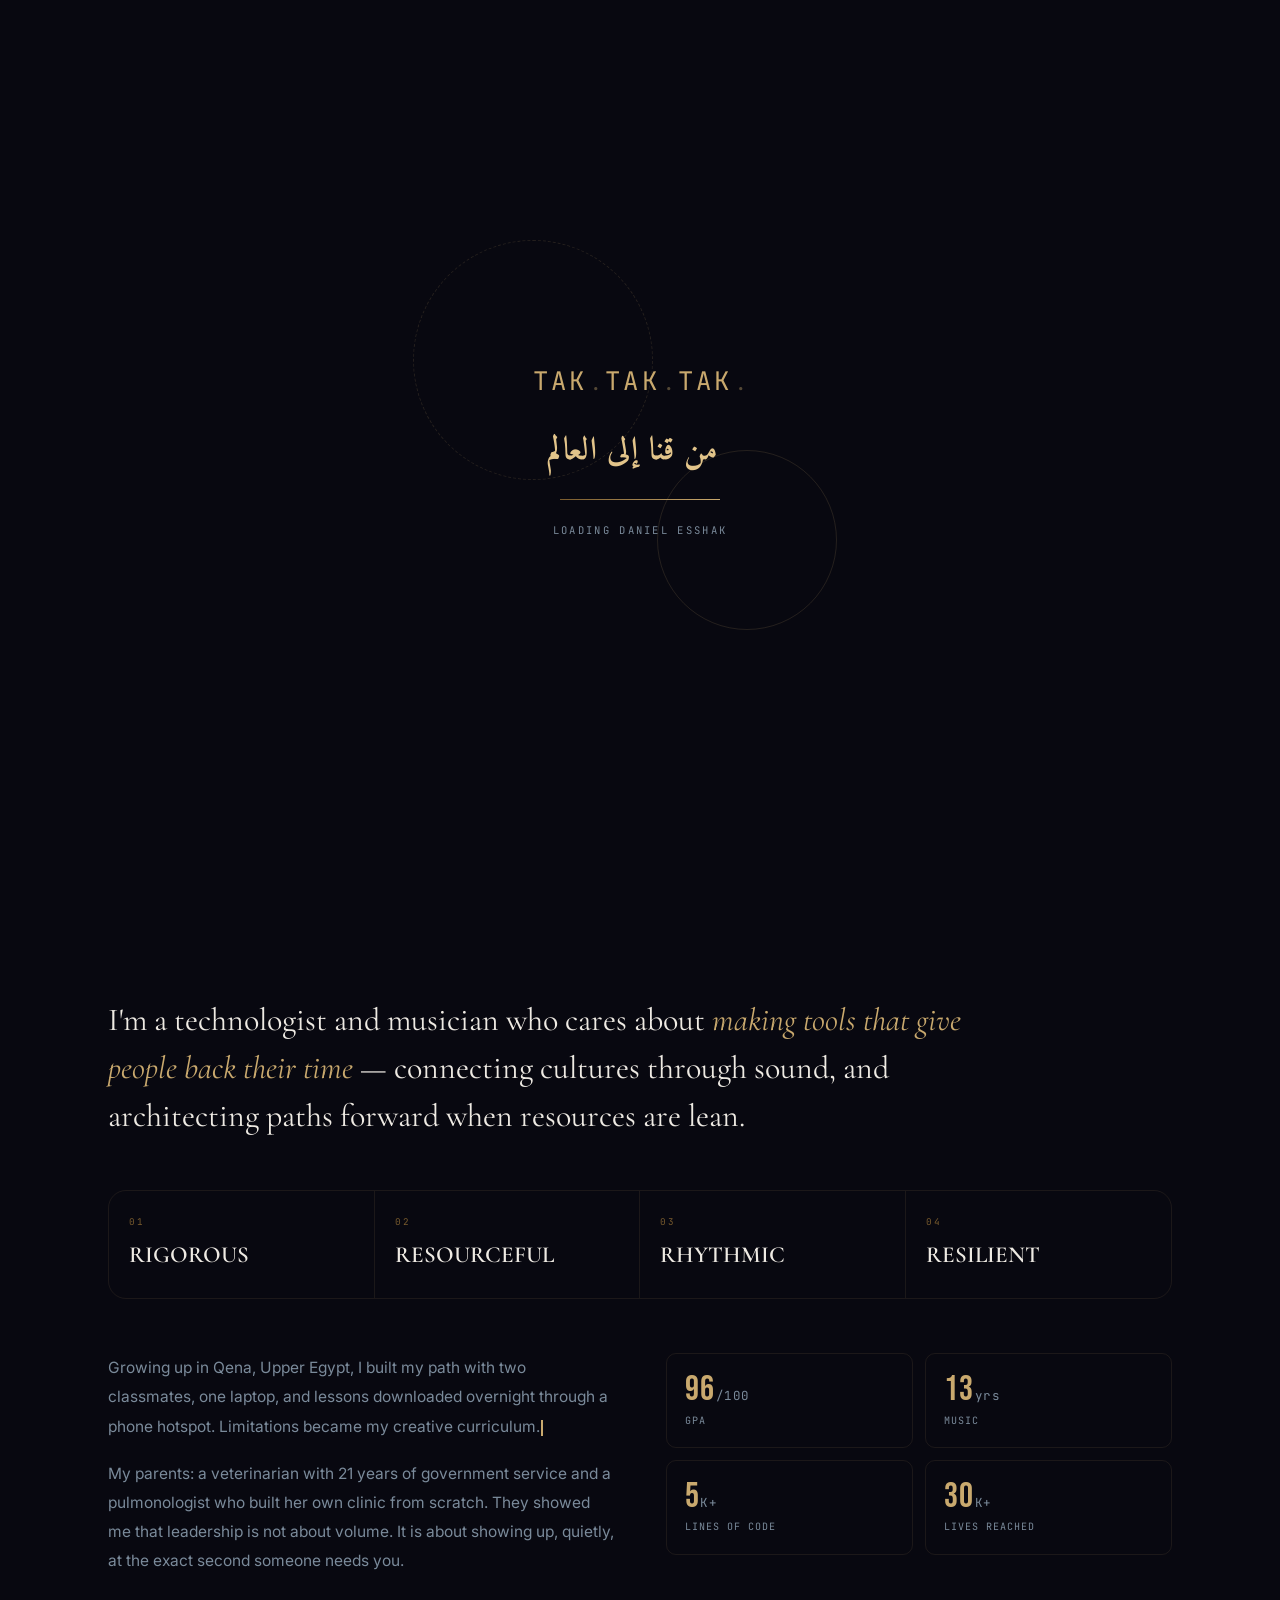
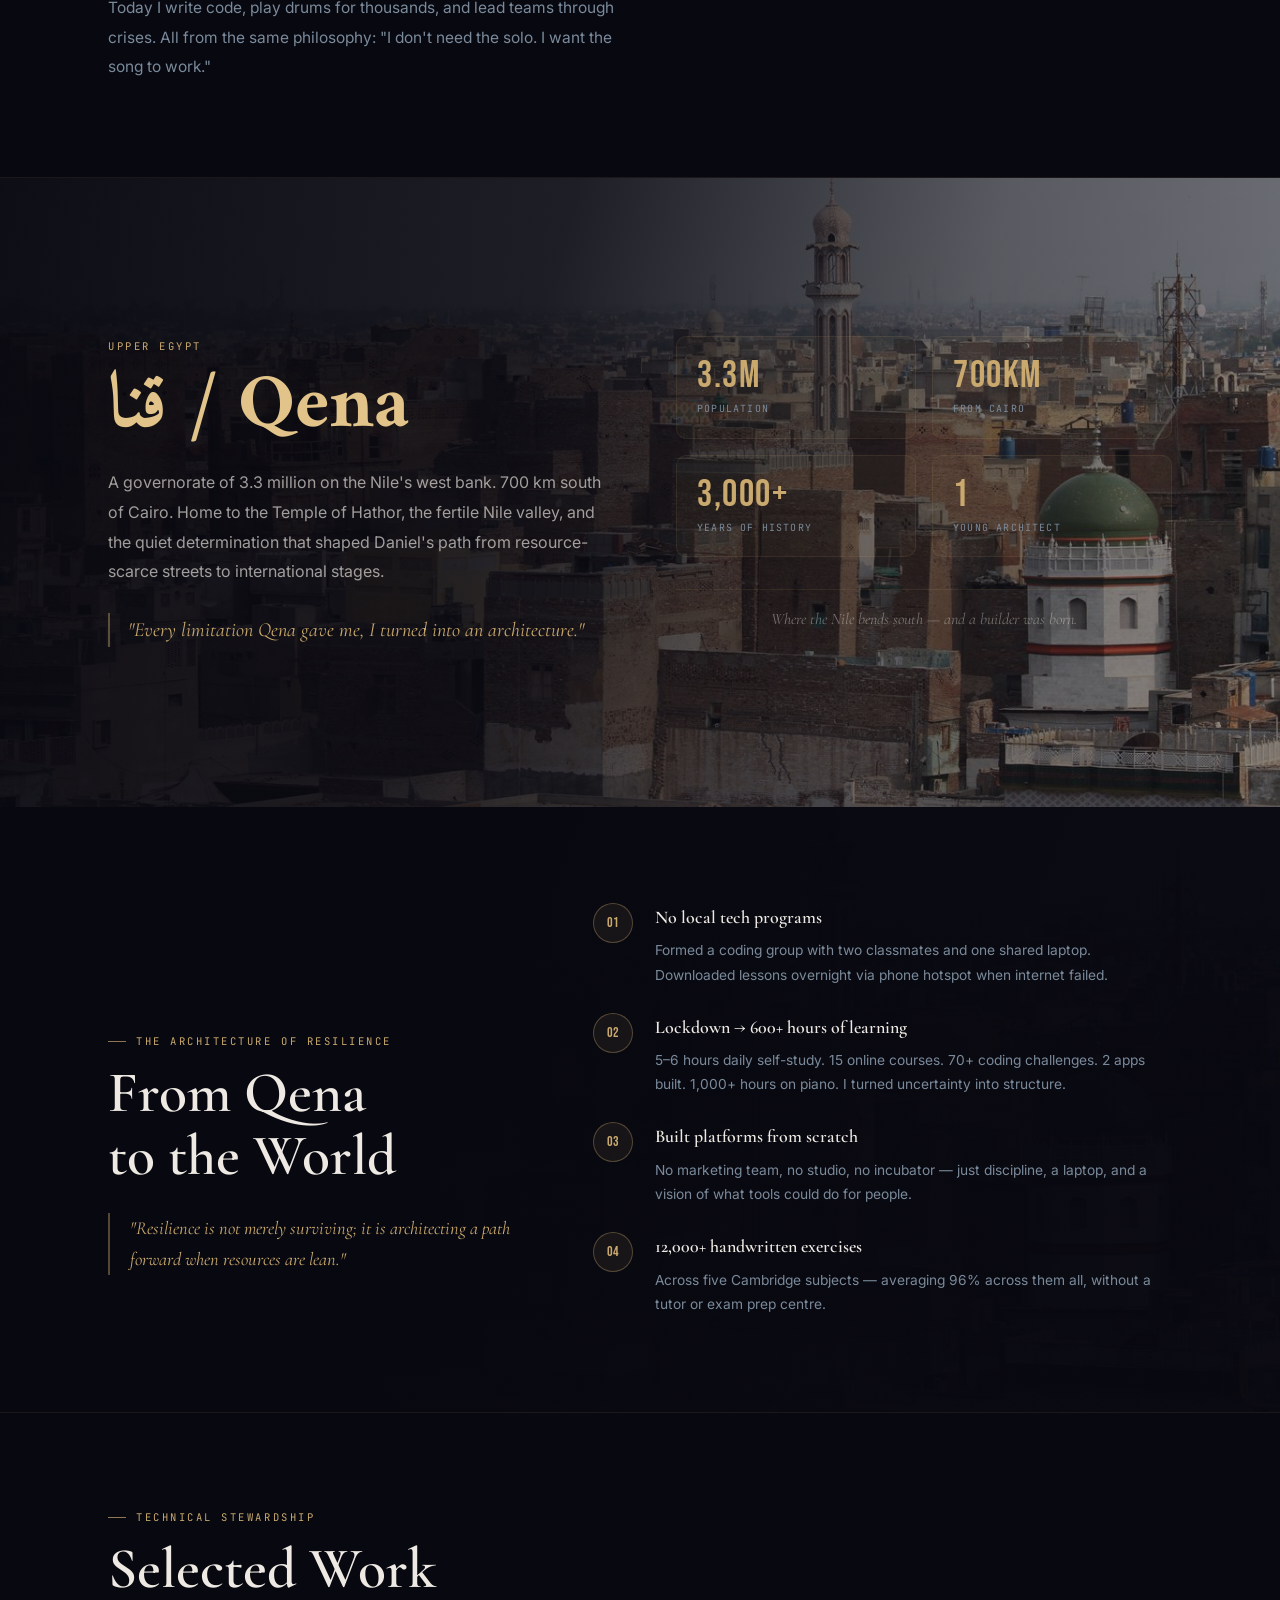
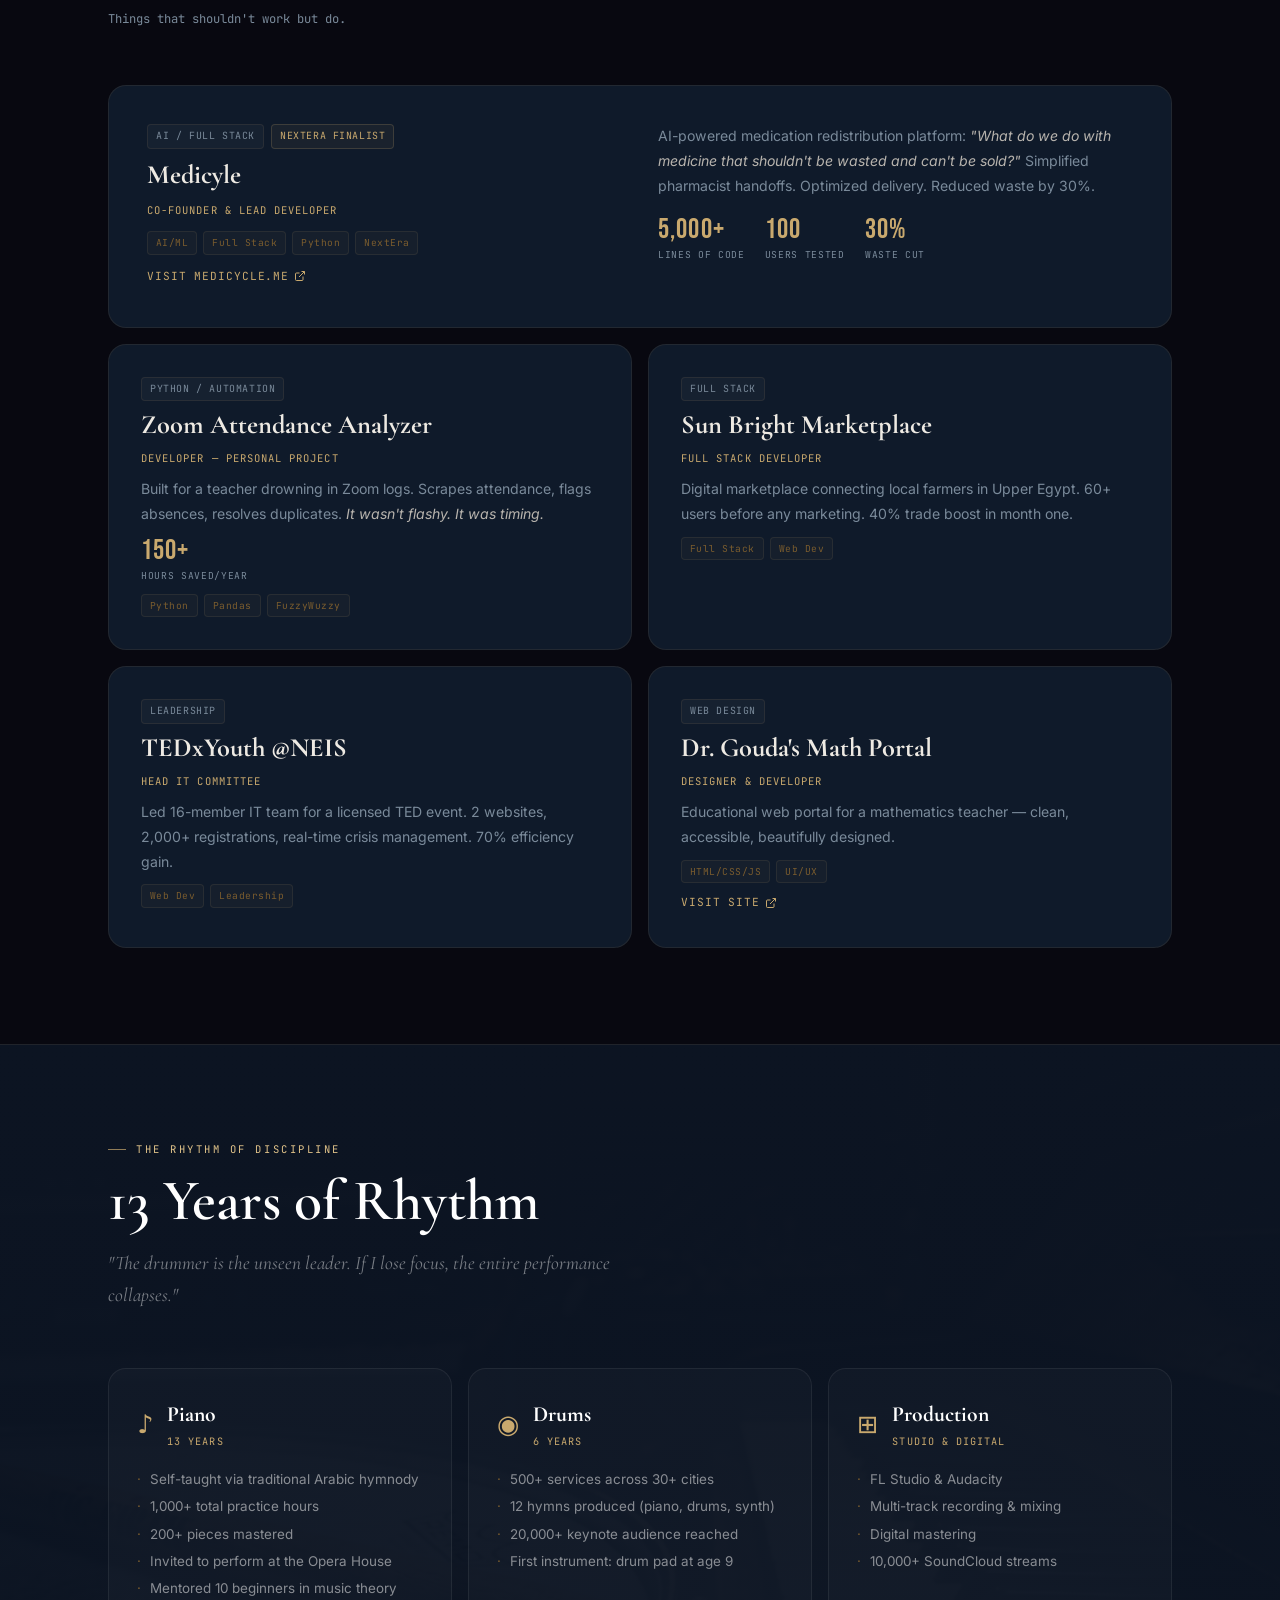
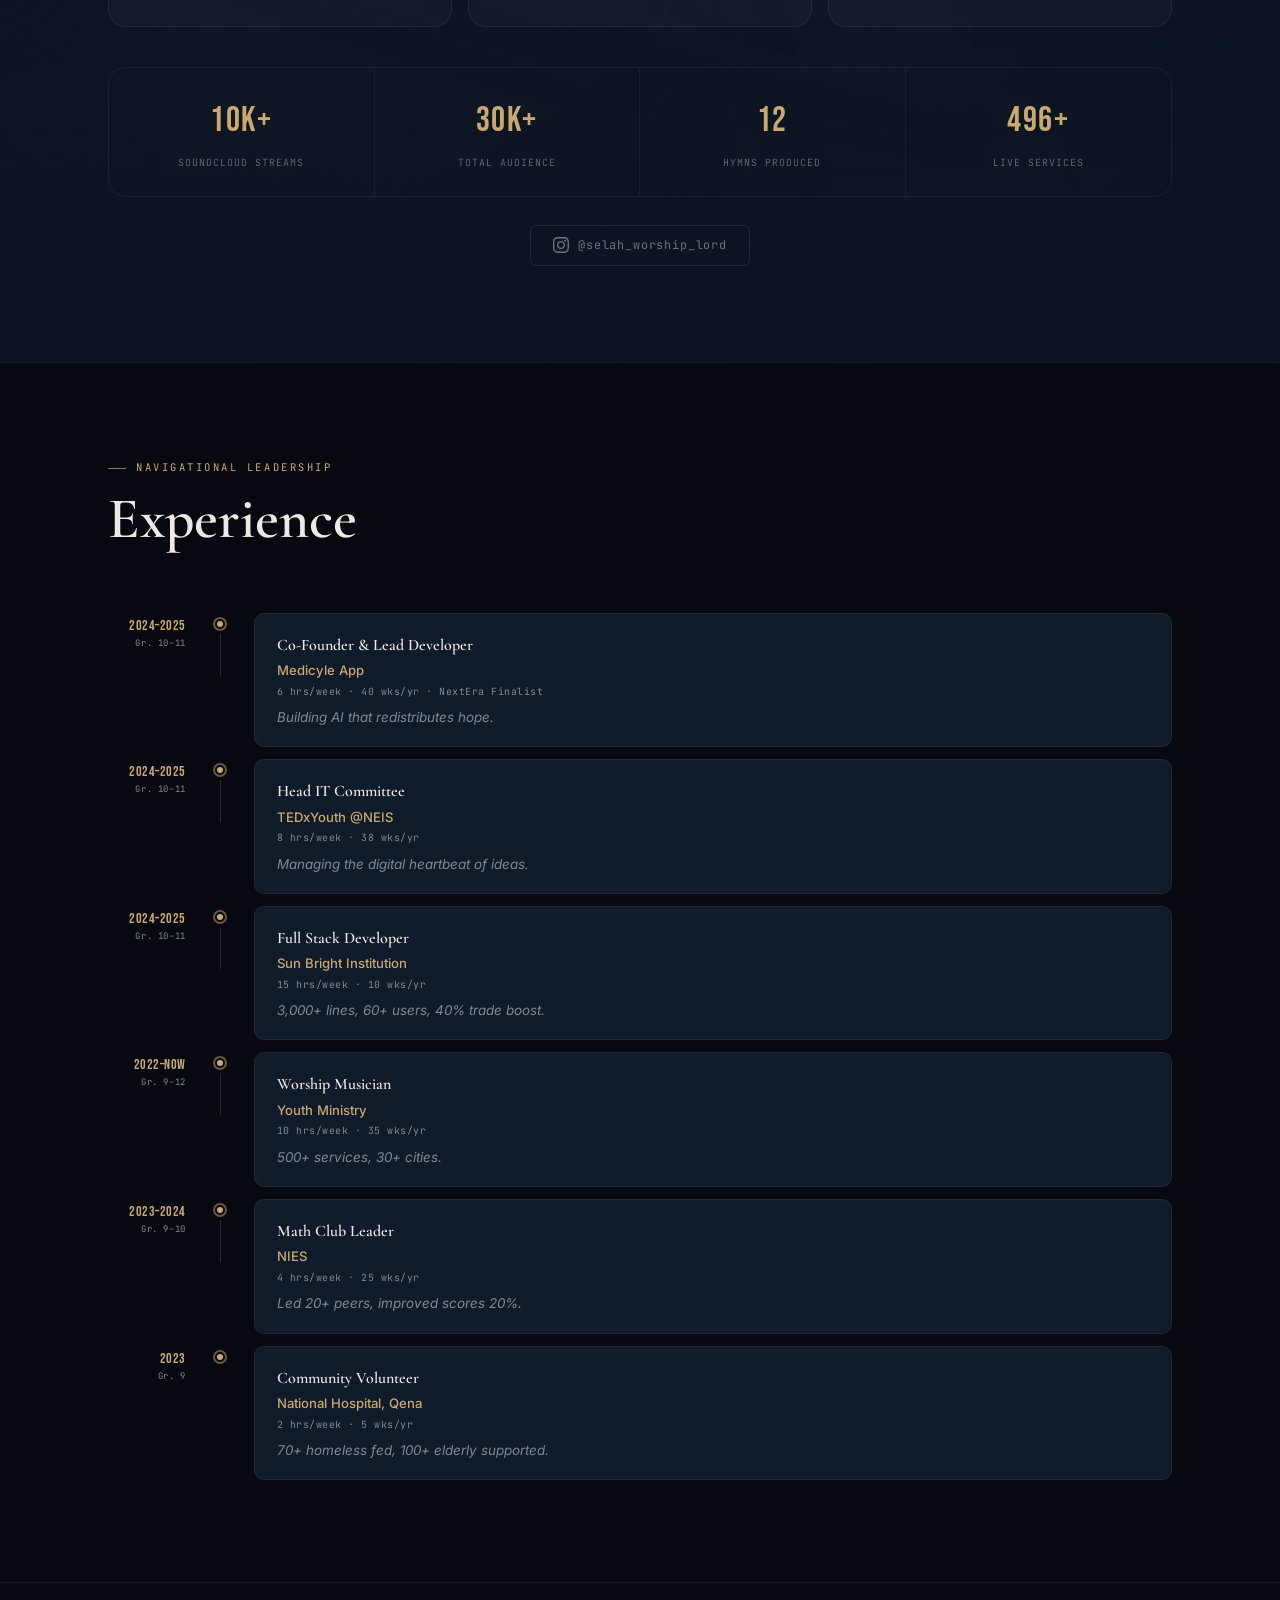
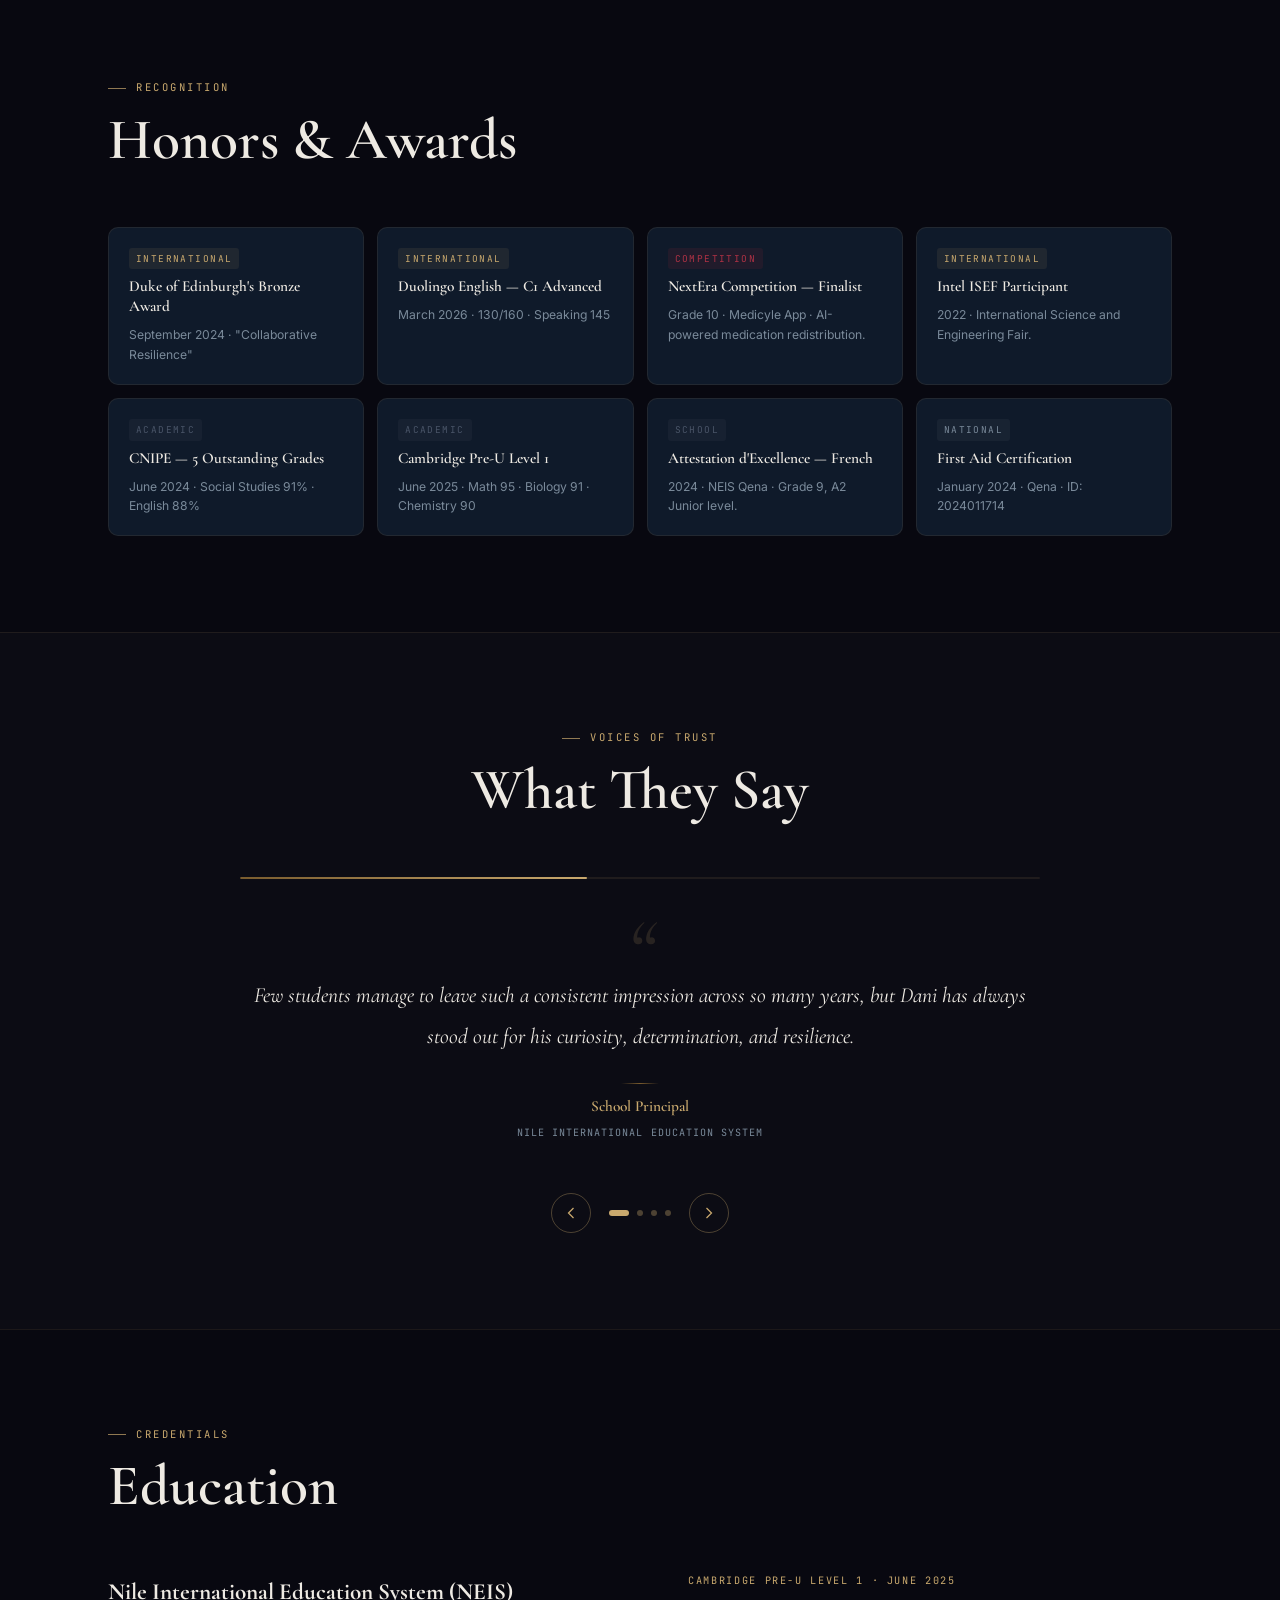
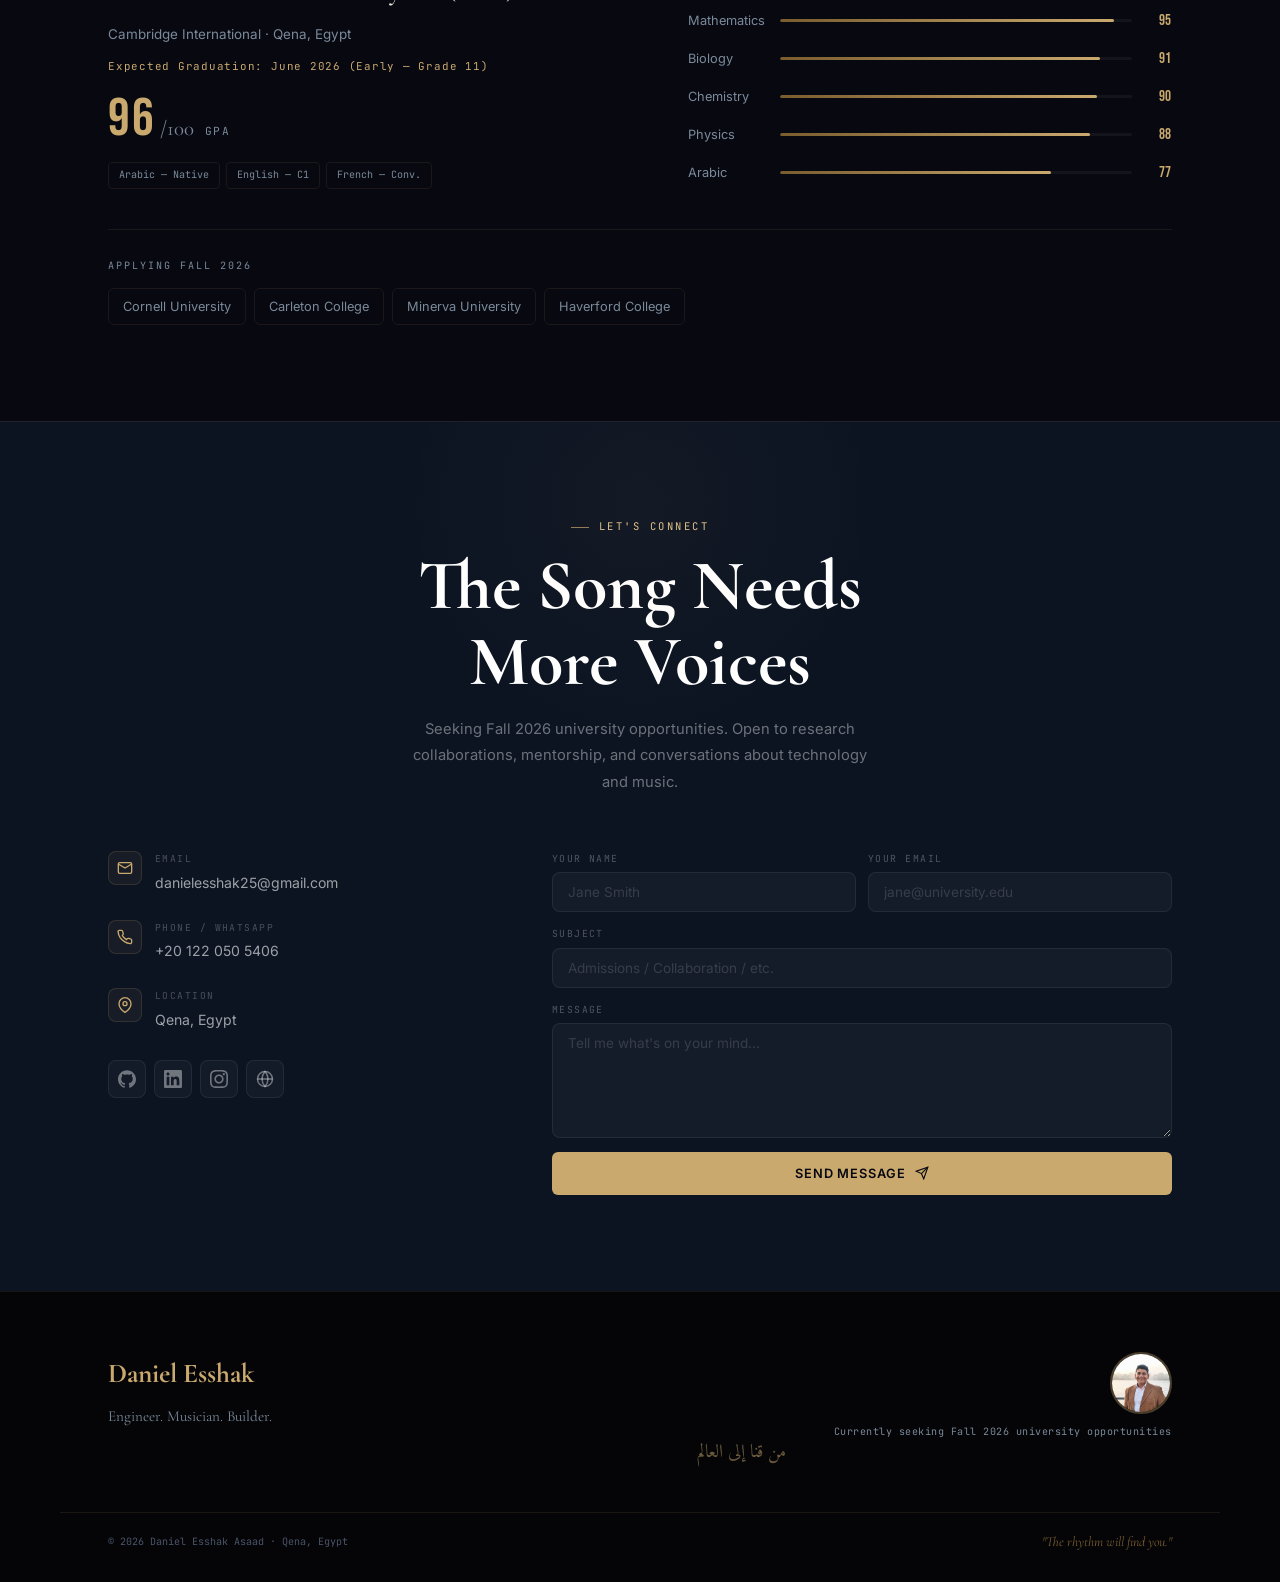
<file: index.html>
<!DOCTYPE html>
<html lang="en" dir="ltr">
<head>
  <meta charset="UTF-8" />
  <meta name="viewport" content="width=device-width, initial-scale=1.0" />

  <!-- ═══ PRIMARY SEO ═══ -->
  <title>Daniel Esshak — Engineer, Musician & Builder from Qena, Egypt</title>
  <meta name="description" content="Daniel Esshak (Dani / Dody / داني اسحق) — 16-year-old CS student and AI engineer from Qena, Egypt. Co-founder of Medicyle AI, TEDx IT Lead, pianist and drummer with 13 years of music. Building the future from Upper Egypt." />
  <meta name="keywords" content="Daniel Esshak, Dani Esshak, Dany Esshak, Danii, Danyi, Dodo Esshak, Dody Esshak, Daniel Isaac, Esshak, اسحق, اسحاق, دانيال, دانيل, داني, دوده, اسحق دانيال, Medicycle, Medicyle, Medicyle Dani, Medicyle Daniel, Qena Egypt, Upper Egypt, صعيد مصر, قنا, CS student Egypt, AI engineer Egypt, software engineer Egypt, TEDx Qena, pianist Egypt, drummer Egypt, portfolio" />
  <meta name="author" content="Daniel Esshak Asaad" />
  <meta name="robots" content="index, follow, max-snippet:-1, max-image-preview:large, max-video-preview:-1" />

  <!-- Google Search Console verification -->
  <meta name="google-site-verification" content="d529841550e93b63" />

  <!-- ═══ OPEN GRAPH (Facebook, WhatsApp, LinkedIn) ═══ -->
  <meta property="og:type"        content="profile" />
  <meta property="og:site_name"   content="Daniel Esshak" />
  <meta property="og:title"       content="Daniel Esshak — Engineer & Musician from Qena, Egypt" />
  <meta property="og:description" content="16-year-old building AI from Upper Egypt. Co-founder of Medicyle, TEDx IT Lead, pianist and drummer. From Qena — to the world." />
  <meta property="og:url"         content="https://dodi-ui.github.io/Dody/" />
  <meta property="og:image"       content="https://dodi-ui.github.io/Dody/og_image.png" />
  <meta property="og:image:width"  content="1200" />
  <meta property="og:image:height" content="630" />
  <meta property="og:image:alt"   content="Daniel Esshak — Engineer, Musician, Builder" />
  <meta property="og:locale"      content="en_US" />
  <meta property="og:locale:alternate" content="ar_EG" />
  <meta property="profile:first_name" content="Daniel" />
  <meta property="profile:last_name"  content="Esshak" />

  <!-- ═══ TWITTER CARD ═══ -->
  <meta name="twitter:card"        content="summary_large_image" />
  <meta name="twitter:title"       content="Daniel Esshak — Engineer & Musician from Qena, Egypt" />
  <meta name="twitter:description" content="16-year-old building AI from Upper Egypt. Co-founder of Medicyle AI, TEDx IT Lead, pianist and drummer." />
  <meta name="twitter:image"       content="https://dodi-ui.github.io/Dody/og_image.png" />
  <meta name="twitter:image:alt"   content="Daniel Esshak" />

  <!-- ═══ CANONICAL + HREFLANG ═══ -->
  <link rel="canonical"  href="https://dodi-ui.github.io/Dody/" />
  <link rel="alternate" hreflang="en" href="https://dodi-ui.github.io/Dody/" />
  <link rel="alternate" hreflang="ar" href="https://dodi-ui.github.io/Dody/" />
  <link rel="alternate" hreflang="x-default" href="https://dodi-ui.github.io/Dody/" />

  <!-- ═══ FAVICON ═══ -->
  <link rel="icon"             type="image/png" sizes="32x32" href="favicon.png" />
  <link rel="apple-touch-icon" sizes="180x180"                href="favicon.png" />
  <meta name="theme-color" content="#08080f" />

  <!-- ═══ JSON-LD STRUCTURED DATA ═══ -->
  <script type="application/ld+json">
  {
    "@context": "https://schema.org",
    "@graph": [
      {
        "@type": "WebSite",
        "@id": "https://dodi-ui.github.io/Dody/#website",
        "name": "Daniel Esshak",
        "alternateName": "Dani Esshak | Dody | داني اسحق",
        "url": "https://dodi-ui.github.io/Dody/",
        "description": "Portfolio of Daniel Esshak — 16-year-old engineer, musician and builder from Qena, Egypt.",
        "inLanguage": ["en", "ar"],
        "publisher": {
          "@type": "Person",
          "name": "Daniel Esshak"
        }
      },
      {
        "@type": "Person",
        "@id": "https://dodi-ui.github.io/Dody/#person",
        "name": "Daniel Esshak",
        "alternateName": ["Dani Esshak", "Dany Esshak", "Dodo Esshak", "Dody", "داني اسحق", "دانيال اسحق", "دانيل"],
        "description": "16-year-old computer science student and AI engineer from Qena, Egypt. Co-founder of Medicyle AI. TEDx IT Committee Lead. Pianist and drummer with 13 years of music.",
        "url": "https://dodi-ui.github.io/Dody/",
        "image": "https://dodi-ui.github.io/Dody/daniel_portrait.png",
        "sameAs": [
          "https://github.com/Dodi-ui",
          "https://www.instagram.com/dani_esshak/",
          "https://medicycle.me"
        ],
        "jobTitle": "Software Engineer & Co-Founder",
        "worksFor": {
          "@type": "Organization",
          "name": "Medicyle"
        },
        "birthPlace": {
          "@type": "Place",
          "name": "Qena, Egypt"
        },
        "nationality": "Egyptian",
        "knowsLanguage": ["Arabic", "English", "French"],
        "hasOccupation": [
          { "@type": "Occupation", "name": "Software Engineer" },
          { "@type": "Occupation", "name": "Musician" }
        ]
      }
    ]
  }
  </script>

  <!-- ═══ FONTS ═══ -->
  <link rel="preconnect" href="https://fonts.googleapis.com" />
  <link rel="preconnect" href="https://fonts.gstatic.com" crossorigin />
  <link href="https://fonts.googleapis.com/css2?family=Amiri:ital,wght@0,400;0,700;1,400&family=Bebas+Neue&family=Cormorant+Garamond:ital,wght@0,300;0,400;0,600;0,700;1,300;1,400;1,600&family=Inter:wght@300;400;500;600&family=JetBrains+Mono:wght@400;500&display=swap" rel="stylesheet" />
  <link rel="stylesheet" href="style.css" />
</head>
<body>

  <!-- CURTAINS -->
  <div class="curtain curtain-left"  id="curtainLeft"></div>
  <div class="curtain curtain-right" id="curtainRight"></div>

  <!-- LOADER -->
  <div id="loader" class="loader">
    <div class="loader-inner">
      <div class="loader-deco loader-deco--tl"></div>
      <div class="loader-deco loader-deco--br"></div>
      <div class="loader-beats">
        <span class="beat" id="b1">TAK</span><span class="beat-dot">.</span>
        <span class="beat" id="b2">TAK</span><span class="beat-dot">.</span>
        <span class="beat" id="b3">TAK</span><span class="beat-dot">.</span>
      </div>
      <div class="loader-arabic-wrap" id="loaderArabic">
        <span class="loader-arabic" id="loaderArabicText" dir="rtl"></span>
        <span class="loader-arabic-cursor" id="loaderCursor">|</span>
      </div>
      <div class="loader-bar-wrap"><div class="loader-bar" id="loaderBar"></div></div>
      <p class="loader-sub">Loading Daniel Esshak</p>
    </div>
  </div>

  <!-- CURSOR -->
  <div class="cursor" id="cursor"></div>
  <div class="cursor-follower" id="cursorFollower"></div>

  <!-- NAV -->
  <nav class="nav" id="mainNav">
    <a href="#hero" class="nav-logo" id="navLogo">
      <span class="logo-state logo-abbr">DE</span>
      <span class="logo-state logo-fullname">Daniel Esshak</span>
    </a>
    <button class="nav-toggle" id="navToggle" aria-label="Toggle menu">
      <span></span><span></span><span></span>
    </button>
    <ul class="nav-links" id="navLinks">
      <li><a href="#about"      class="nav-link" data-i18n="nav.about">About</a></li>
      <li><a href="#qena"       class="nav-link" data-i18n="nav.qena">Qena</a></li>
      <li><a href="#story"      class="nav-link" data-i18n="nav.story">Story</a></li>
      <li><a href="#projects"   class="nav-link" data-i18n="nav.projects">Projects</a></li>
      <li><a href="#music"      class="nav-link" data-i18n="nav.music">Music</a></li>
      <li><a href="#experience" class="nav-link" data-i18n="nav.experience">Experience</a></li>
      <li><a href="#honors"     class="nav-link" data-i18n="nav.honors">Honors</a></li>
      <li><a href="#contact"    class="nav-link nav-cta" data-i18n="nav.contact">Contact</a></li>
    </ul>
    <div class="nav-right">
      <!-- Language Dropdown -->
      <div class="lang-dropdown" id="langDropdown">
        <button class="lang-trigger" id="langTrigger" aria-haspopup="listbox" aria-expanded="false">
          <span class="lang-trigger-globe">&#x1F310;</span>
          <span class="lang-trigger-label" id="langTriggerLabel">EN</span>
          <span class="lang-trigger-arrow">&#9662;</span>
        </button>
        <ul class="lang-menu" id="langMenu" role="listbox">
          <li role="option"><button class="lang-option lang-option--active" data-lang="en">English</button></li>
          <li role="option"><button class="lang-option" data-lang="ar" dir="rtl">عربي</button></li>
        </ul>
      </div>
      <!-- Theme toggle -->
      <div class="theme-mode-wrap">
        <button class="theme-toggle" id="themeToggle" aria-label="Toggle light mode">
          <svg xmlns="http://www.w3.org/2000/svg" width="14" height="14" viewBox="0 0 24 24" fill="none" stroke="currentColor" stroke-width="2" stroke-linecap="round" stroke-linejoin="round"><circle cx="12" cy="12" r="5"/><line x1="12" y1="1" x2="12" y2="3"/><line x1="12" y1="21" x2="12" y2="23"/><line x1="4.22" y1="4.22" x2="5.64" y2="5.64"/><line x1="18.36" y1="18.36" x2="19.78" y2="19.78"/><line x1="1" y1="12" x2="3" y2="12"/><line x1="21" y1="12" x2="23" y2="12"/><line x1="4.22" y1="19.78" x2="5.64" y2="18.36"/><line x1="18.36" y1="5.64" x2="19.78" y2="4.22"/></svg>
        </button>
      </div>
    </div>
  </nav>

  <!-- ═══ HERO ═══ -->
  <section id="hero" class="hero">
    <div class="hero-bg">
      <img src="qena_night.png" alt="Qena night sky" class="hero-bg-img" />
      <div class="hero-bg-overlay"></div>
      <canvas id="particleCanvas" class="particle-canvas"></canvas>
    </div>
    <div class="hero-deco-lines">
      <svg class="hero-deco-svg hero-deco-svg--1" viewBox="0 0 400 400" fill="none">
        <path d="M 380,10 C 300,10 80,60 10,380" stroke="#c9a96e" stroke-width="0.9" stroke-linecap="round" opacity="0.32"/>
        <path d="M 380,50 C 310,50 110,95 40,380" stroke="#c9a96e" stroke-width="0.45" stroke-linecap="round" opacity="0.16"/>
      </svg>
      <svg class="hero-deco-svg hero-deco-svg--2" viewBox="0 0 400 400" fill="none">
        <path d="M 20,390 C 100,390 320,340 390,20" stroke="#c9a96e" stroke-width="0.9" stroke-linecap="round" opacity="0.32"/>
        <path d="M 20,350 C 90,350 300,305 360,20" stroke="#c9a96e" stroke-width="0.45" stroke-linecap="round" opacity="0.16"/>
      </svg>
    </div>
    <div class="hero-content">
      <div class="hero-portrait-wrap">
        <div class="hero-portrait-frame">
          <img src="daniel_portrait.png" alt="Daniel Esshak" class="hero-portrait" />
        </div>
        <div class="hero-portrait-ring"></div>
        <div class="hero-portrait-ring hero-portrait-ring--2"></div>
      </div>
      <div class="hero-text">
        <p class="hero-eyebrow hero-arabic-eyebrow">
          <span class="eyebrow-dot"></span>
          <span class="hero-arabic-text" dir="rtl">من قنا إلى العالم</span>
        </p>
        <h1 class="hero-name">
          <span class="hero-name-line">Daniel</span>
          <em class="hero-name-line hero-name-accent">Esshak</em>
        </h1>
        <p class="hero-tagline">
          <span data-i18n="hero.tagline.0">Engineer</span>
          <span class="tag-sep">·</span>
          <span data-i18n="hero.tagline.1">Musician</span>
          <span class="tag-sep">·</span>
          <span data-i18n="hero.tagline.2">Builder</span>
        </p>
        <p class="hero-sub" data-i18n="hero.sub">Computer Science &amp; AI · 13 Years of Music · Qena, Egypt</p>
        <div class="hero-actions">
          <a href="#projects" class="btn btn-primary" data-i18n="hero.cta.work">View My Work</a>
          <a href="#contact"  class="btn btn-ghost"   data-i18n="hero.cta.contact">Get in Touch</a>
        </div>
      </div>
    </div>
    <a href="#about" class="scroll-indicator" aria-label="Scroll down">
      <div class="scroll-dot"></div>
    </a>
  </section>

  <!-- ═══ ABOUT ═══ -->
  <section id="about" class="about section">
    <div class="container">
      <div class="about-intro">
        <p class="about-manifesto" data-i18n-html="about.manifesto">
          I'm a technologist and musician who cares about <em>making tools that give people back their time</em> — connecting cultures through sound, and architecting paths forward when resources are lean.
        </p>
      </div>
      <div class="about-values">
        <div class="value-item">
          <span class="value-num">01</span>
          <span class="value-word" data-i18n="about.value.0">RIGOROUS</span>
          <span class="value-line"></span>
        </div>
        <div class="value-item">
          <span class="value-num">02</span>
          <span class="value-word" data-i18n="about.value.1">RESOURCEFUL</span>
          <span class="value-line"></span>
        </div>
        <div class="value-item">
          <span class="value-num">03</span>
          <span class="value-word" data-i18n="about.value.2">RHYTHMIC</span>
          <span class="value-line"></span>
        </div>
        <div class="value-item">
          <span class="value-num">04</span>
          <span class="value-word" data-i18n="about.value.3">RESILIENT</span>
          <span class="value-line"></span>
        </div>
      </div>
      <div class="about-body">
        <div class="about-col">
          <div class="about-typewriter" id="aboutTypewriter">
            <p class="tw-para" data-i18n-tw="about.tw.0" data-tw="Growing up in Qena, Upper Egypt, I built my path with two classmates, one laptop, and lessons downloaded overnight through a phone hotspot. Limitations became my creative curriculum."></p>
            <p class="tw-para" data-i18n-tw="about.tw.1" data-tw="My parents: a veterinarian with 21 years of government service and a pulmonologist who built her own clinic from scratch. They showed me that leadership is not about volume. It is about showing up, quietly, at the exact second someone needs you."></p>
            <p class="tw-para" data-i18n-tw="about.tw.2" data-tw='Today I write code, play drums for thousands, and lead teams through crises. All from the same philosophy: "I don&apos;t need the solo. I want the song to work."'></p>
          </div>
        </div>
        <div class="about-col">
          <div class="about-stats">
            <div class="stat" data-count="96" data-suffix="/100">
              <span class="stat-num">96<small>/100</small></span>
              <span class="stat-label" data-i18n="about.stat.gpa">GPA</span>
            </div>
            <div class="stat" data-count="13" data-suffix="yrs">
              <span class="stat-num">13<small>yrs</small></span>
              <span class="stat-label" data-i18n="about.stat.music">Music</span>
            </div>
            <div class="stat" data-count="5" data-suffix="K+">
              <span class="stat-num">5<small>K+</small></span>
              <span class="stat-label" data-i18n="about.stat.code">Lines of Code</span>
            </div>
            <div class="stat" data-count="30" data-suffix="K+">
              <span class="stat-num">30<small>K+</small></span>
              <span class="stat-label" data-i18n="about.stat.lives">Lives Reached</span>
            </div>
          </div>
        </div>
      </div>
    </div>
  </section>

  <!-- ═══ QENA SECTION ═══ -->
  <section id="qena" class="qena-section">
    <div class="qena-img-wrap">
      <img src="qena_night.png" alt="Qena, Upper Egypt at night" class="qena-img" loading="lazy" />
      <div class="qena-gradient-overlay"></div>
    </div>
    <div class="container qena-body">
      <div class="qena-left">
        <div class="qena-eyebrow" data-i18n="qena.label">Upper Egypt</div>
        <h2 class="qena-title" data-i18n="qena.title">قنا / Qena</h2>
        <p class="qena-desc" data-i18n="qena.desc">A governorate of 3.3 million on the Nile's west bank. 700 km south of Cairo. Home to the Temple of Hathor, the fertile Nile valley, and the quiet determination that shaped Daniel's path from resource-scarce streets to international stages.</p>
        <blockquote class="qena-quote" data-i18n="qena.quote">"Every limitation Qena gave me, I turned into an architecture."</blockquote>
      </div>
      <div class="qena-right">
        <div class="qena-facts">
          <div class="qf-item" data-scroll-reveal>
            <span class="qf-val">3.3M</span>
            <span class="qf-label" data-i18n="qena.fact.population">Population</span>
          </div>
          <div class="qf-item" data-scroll-reveal>
            <span class="qf-val">700km</span>
            <span class="qf-label" data-i18n="qena.fact.cairo">From Cairo</span>
          </div>
          <div class="qf-item" data-scroll-reveal>
            <span class="qf-val">3,000+</span>
            <span class="qf-label" data-i18n="qena.fact.history">Years of History</span>
          </div>
          <div class="qf-item" data-scroll-reveal>
            <span class="qf-val">1</span>
            <span class="qf-label" data-i18n="qena.fact.builder">Young Architect</span>
          </div>
        </div>
        <div class="qena-timeline-note" data-i18n="qena.note">
          Where the Nile bends south — and a builder was born.
        </div>
      </div>
    </div>
  </section>

  <!-- ═══ STORY ═══ -->
  <section id="story" class="story section">
    <div class="story-bg">
      <img src="qena_night.png" alt="Upper Egypt" class="story-bg-img" loading="lazy" />
      <div class="story-bg-overlay"></div>
    </div>
    <div class="container story-grid">
      <div class="story-left">
        <div class="section-label" data-i18n="story.label">The Architecture of Resilience</div>
        <h2 class="section-title" data-i18n-html="story.title">From Qena<br/>to the World</h2>
        <blockquote class="story-quote" data-i18n="story.quote">"Resilience is not merely surviving; it is architecting a path forward when resources are lean."</blockquote>
      </div>
      <div class="story-right">
        <div class="story-timeline">
          <div class="timeline-item" data-scroll-reveal>
            <div class="tl-icon">01</div>
            <div class="tl-content">
              <h3 class="tl-title" data-i18n="story.tl.0.title">No local tech programs</h3>
              <p class="tl-desc" data-i18n="story.tl.0.desc">Formed a coding group with two classmates and one shared laptop. Downloaded lessons overnight via phone hotspot when internet failed.</p>
            </div>
          </div>
          <div class="timeline-item" data-scroll-reveal>
            <div class="tl-icon">02</div>
            <div class="tl-content">
              <h3 class="tl-title" data-i18n="story.tl.1.title">Lockdown → 600+ hours of learning</h3>
              <p class="tl-desc" data-i18n="story.tl.1.desc">5–6 hours daily self-study. 15 online courses. 70+ coding challenges. 2 apps built. 1,000+ hours on piano. I turned uncertainty into structure.</p>
            </div>
          </div>
          <div class="timeline-item" data-scroll-reveal>
            <div class="tl-icon">03</div>
            <div class="tl-content">
              <h3 class="tl-title" data-i18n="story.tl.2.title">Built platforms from scratch</h3>
              <p class="tl-desc" data-i18n="story.tl.2.desc">No marketing team, no studio, no incubator — just discipline, a laptop, and a vision of what tools could do for people.</p>
            </div>
          </div>
          <div class="timeline-item" data-scroll-reveal>
            <div class="tl-icon">04</div>
            <div class="tl-content">
              <h3 class="tl-title" data-i18n="story.tl.3.title">12,000+ handwritten exercises</h3>
              <p class="tl-desc" data-i18n="story.tl.3.desc">Across five Cambridge subjects — averaging 96% across them all, without a tutor or exam prep centre.</p>
            </div>
          </div>
        </div>
      </div>
    </div>
  </section>

  <!-- ═══ PROJECTS ═══ -->
  <section id="projects" class="projects section">
    <div class="container">
      <div class="section-header">
        <div class="section-label" data-i18n="projects.label">Technical Stewardship</div>
        <h2 class="section-title" data-i18n="projects.title">Selected Work</h2>
        <p class="section-sub" data-i18n="projects.sub">Things that shouldn't work but do.</p>
      </div>
      <div class="projects-grid">
        <article class="project-card project-card--featured" data-scroll-reveal>
          <div class="project-card-inner">
            <div class="project-left">
              <div class="project-meta">
                <span class="project-tag">AI / Full Stack</span>
                <span class="project-tag project-tag--gold">NextEra Finalist</span>
              </div>
              <h3 class="project-name">Medicyle</h3>
              <p class="project-role" data-i18n="projects.medicyle.role">Co-Founder &amp; Lead Developer</p>
              <div class="project-stack">
                <span class="stack-chip">AI/ML</span><span class="stack-chip">Full Stack</span>
                <span class="stack-chip">Python</span><span class="stack-chip">NextEra</span>
              </div>
              <a href="https://medicycle.me" target="_blank" rel="noopener" class="project-link">Visit Medicycle.me <svg width="12" height="12" viewBox="0 0 24 24" fill="none" stroke="currentColor" stroke-width="2"><path d="M18 13v6a2 2 0 0 1-2 2H5a2 2 0 0 1-2-2V8a2 2 0 0 1 2-2h6"/><polyline points="15,3 21,3 21,9"/><line x1="10" y1="14" x2="21" y2="3"/></svg></a>
            </div>
            <div class="project-right">
              <p class="project-desc" data-i18n="projects.medicyle.desc">AI-powered medication redistribution platform: <em>"What do we do with medicine that shouldn't be wasted and can't be sold?"</em> Simplified pharmacist handoffs. Optimized delivery. Reduced waste by 30%.</p>
              <div class="project-metrics">
                <div class="metric"><span class="metric-val">5,000+</span><span class="metric-label" data-i18n="projects.metric.lines">Lines of code</span></div>
                <div class="metric"><span class="metric-val">100</span><span class="metric-label" data-i18n="projects.metric.users">Users tested</span></div>
                <div class="metric"><span class="metric-val">30%</span><span class="metric-label" data-i18n="projects.metric.waste">Waste cut</span></div>
              </div>
            </div>
          </div>
        </article>
        <article class="project-card" data-scroll-reveal>
          <div class="project-card-inner project-card-inner--sm">
            <div class="project-meta"><span class="project-tag">Python / Automation</span></div>
            <h3 class="project-name" data-i18n="projects.zoom.name">Zoom Attendance Analyzer</h3>
            <p class="project-role" data-i18n="projects.zoom.role">Developer — Personal Project</p>
            <p class="project-desc" data-i18n="projects.zoom.desc">Built for a teacher drowning in Zoom logs. Scrapes attendance, flags absences, resolves duplicates. <em>It wasn't flashy. It was timing.</em></p>
            <div class="project-metrics"><div class="metric"><span class="metric-val">150+</span><span class="metric-label" data-i18n="projects.zoom.metric">Hours saved/year</span></div></div>
            <div class="project-stack"><span class="stack-chip">Python</span><span class="stack-chip">Pandas</span><span class="stack-chip">FuzzyWuzzy</span></div>
          </div>
        </article>
        <article class="project-card" data-scroll-reveal>
          <div class="project-card-inner project-card-inner--sm">
            <div class="project-meta"><span class="project-tag">Full Stack</span></div>
            <h3 class="project-name" data-i18n="projects.sunbright.name">Sun Bright Marketplace</h3>
            <p class="project-role" data-i18n="projects.sunbright.role">Full Stack Developer</p>
            <p class="project-desc" data-i18n="projects.sunbright.desc">Digital marketplace connecting local farmers in Upper Egypt. 60+ users before any marketing. 40% trade boost in month one.</p>
            <div class="project-stack"><span class="stack-chip">Full Stack</span><span class="stack-chip">Web Dev</span></div>
          </div>
        </article>
        <article class="project-card" data-scroll-reveal>
          <div class="project-card-inner project-card-inner--sm">
            <div class="project-meta"><span class="project-tag">Leadership</span></div>
            <h3 class="project-name">TEDxYouth @NEIS</h3>
            <p class="project-role" data-i18n="projects.tedx.role">Head IT Committee</p>
            <p class="project-desc" data-i18n="projects.tedx.desc">Led 16-member IT team for a licensed TED event. 2 websites, 2,000+ registrations, real-time crisis management. 70% efficiency gain.</p>
            <div class="project-stack"><span class="stack-chip">Web Dev</span><span class="stack-chip">Leadership</span></div>
          </div>
        </article>
        <article class="project-card" data-scroll-reveal>
          <div class="project-card-inner project-card-inner--sm">
            <div class="project-meta"><span class="project-tag">Web Design</span></div>
            <h3 class="project-name" data-i18n="projects.gouda.name">Dr. Gouda's Math Portal</h3>
            <p class="project-role" data-i18n="projects.gouda.role">Designer &amp; Developer</p>
            <p class="project-desc" data-i18n="projects.gouda.desc">Educational web portal for a mathematics teacher — clean, accessible, beautifully designed.</p>
            <div class="project-stack"><span class="stack-chip">HTML/CSS/JS</span><span class="stack-chip">UI/UX</span></div>
            <a href="https://dodi-ui.github.io/Math-Site-2/" target="_blank" rel="noopener" class="project-link">Visit Site <svg width="12" height="12" viewBox="0 0 24 24" fill="none" stroke="currentColor" stroke-width="2"><path d="M18 13v6a2 2 0 0 1-2 2H5a2 2 0 0 1-2-2V8a2 2 0 0 1 2-2h6"/><polyline points="15,3 21,3 21,9"/><line x1="10" y1="14" x2="21" y2="3"/></svg></a>
          </div>
        </article>
      </div>
    </div>
  </section>

  <!-- ═══ MUSIC ═══ -->
  <section id="music" class="music section section--dark">
    <div class="music-bg">
      <img src="music_atmosphere.png" alt="Music" class="music-bg-img" loading="lazy" />
      <div class="music-bg-overlay"></div>
    </div>
    <div class="container">
      <div class="section-header">
        <div class="section-label section-label--light" data-i18n="music.label">The Rhythm of Discipline</div>
        <h2 class="section-title section-title--light" data-i18n="music.title">13 Years of Rhythm</h2>
        <blockquote class="music-hero-quote" data-i18n="music.quote">"The drummer is the unseen leader. If I lose focus, the entire performance collapses."</blockquote>
      </div>
      <div class="music-grid">
        <div class="music-card" data-scroll-reveal>
          <div class="music-card-header"><span class="music-card-icon">♪</span><div><h3 class="music-card-title" data-i18n="music.piano.title">Piano</h3><p class="music-card-years">13 Years</p></div></div>
          <ul class="music-card-facts">
            <li data-i18n="music.piano.f0">Self-taught via traditional Arabic hymnody</li>
            <li data-i18n="music.piano.f1">1,000+ total practice hours</li>
            <li data-i18n="music.piano.f2">200+ pieces mastered</li>
            <li data-i18n="music.piano.f3">Invited to perform at the Opera House</li>
            <li data-i18n="music.piano.f4">Mentored 10 beginners in music theory</li>
          </ul>
        </div>
        <div class="music-card" data-scroll-reveal>
          <div class="music-card-header"><span class="music-card-icon">◉</span><div><h3 class="music-card-title" data-i18n="music.drums.title">Drums</h3><p class="music-card-years">6 Years</p></div></div>
          <ul class="music-card-facts">
            <li data-i18n="music.drums.f0">500+ services across 30+ cities</li>
            <li data-i18n="music.drums.f1">12 hymns produced (piano, drums, synth)</li>
            <li data-i18n="music.drums.f2">20,000+ keynote audience reached</li>
            <li data-i18n="music.drums.f3">First instrument: drum pad at age 9</li>
          </ul>
        </div>
        <div class="music-card" data-scroll-reveal>
          <div class="music-card-header"><span class="music-card-icon">⊞</span><div><h3 class="music-card-title" data-i18n="music.prod.title">Production</h3><p class="music-card-years">Studio &amp; Digital</p></div></div>
          <ul class="music-card-facts">
            <li>FL Studio &amp; Audacity</li>
            <li data-i18n="music.prod.f1">Multi-track recording &amp; mixing</li>
            <li data-i18n="music.prod.f2">Digital mastering</li>
            <li>10,000+ SoundCloud streams</li>
          </ul>
        </div>
      </div>
      <div class="music-metrics">
        <div class="music-metric" data-count="10" data-suffix="K+" data-scroll-reveal><span class="mm-val">10K+</span><span class="mm-label" data-i18n="music.m0">SoundCloud Streams</span></div>
        <div class="music-metric" data-count="30" data-suffix="K+" data-scroll-reveal><span class="mm-val">30K+</span><span class="mm-label" data-i18n="music.m1">Total Audience</span></div>
        <div class="music-metric" data-count="12" data-suffix="" data-scroll-reveal><span class="mm-val">12</span><span class="mm-label" data-i18n="music.m2">Hymns Produced</span></div>
        <div class="music-metric" data-count="500" data-suffix="+" data-scroll-reveal><span class="mm-val">500+</span><span class="mm-label" data-i18n="music.m3">Live Services</span></div>
      </div>
      <div class="music-links">
        <a href="https://www.instagram.com/selah_worship_lord/" target="_blank" rel="noopener" class="music-ext-link">
          <svg width="16" height="16" viewBox="0 0 24 24" fill="currentColor"><path d="M12 2.163c3.204 0 3.584.012 4.85.07 3.252.148 4.771 1.691 4.919 4.919.058 1.265.069 1.645.069 4.849 0 3.205-.012 3.584-.069 4.849-.149 3.225-1.664 4.771-4.919 4.919-1.266.058-1.644.07-4.85.07-3.204 0-3.584-.012-4.849-.07-3.26-.149-4.771-1.699-4.919-4.92-.058-1.265-.07-1.644-.07-4.849 0-3.204.013-3.583.07-4.849.149-3.227 1.664-4.771 4.919-4.919 1.266-.057 1.645-.069 4.849-.069zm0-2.163c-3.259 0-3.667.014-4.947.072-4.358.2-6.78 2.618-6.98 6.98-.059 1.281-.073 1.689-.073 4.948 0 3.259.014 3.668.072 4.948.2 4.358 2.618 6.78 6.98 6.98 1.281.058 1.689.072 4.948.072 3.259 0 3.668-.014 4.948-.072 4.354-.2 6.782-2.618 6.979-6.98.059-1.28.073-1.689.073-4.948 0-3.259-.014-3.667-.072-4.947-.196-4.354-2.617-6.78-6.979-6.98-1.281-.059-1.69-.073-4.949-.073zm0 5.838c-3.403 0-6.162 2.759-6.162 6.162s2.759 6.163 6.162 6.163 6.162-2.759 6.162-6.163c0-3.403-2.759-6.162-6.162-6.162zm0 10.162c-2.209 0-4-1.79-4-4 0-2.209 1.791-4 4-4s4 1.791 4 4c0 2.21-1.791 4-4 4zm6.406-11.845c-.796 0-1.441.645-1.441 1.44s.645 1.44 1.441 1.44c.795 0 1.439-.645 1.439-1.44s-.644-1.44-1.439-1.44z"/></svg>
          @selah_worship_lord
        </a>
      </div>
    </div>
  </section>

  <!-- ═══ EXPERIENCE ═══ -->
  <section id="experience" class="experience section">
    <div class="container">
      <div class="section-header">
        <div class="section-label" data-i18n="exp.label">Navigational Leadership</div>
        <h2 class="section-title" data-i18n="exp.title">Experience</h2>
      </div>
      <div class="exp-timeline">
        <!-- Medicycle 2024–2025 (newest) -->
        <div class="exp-item" data-scroll-reveal><div class="exp-year-col"><span class="exp-year">2024–2025</span><span class="exp-grade">Gr. 10–11</span></div><div class="exp-connector"><div class="exp-dot"></div><div class="exp-line"></div></div><div class="exp-card"><div class="exp-role" data-i18n="exp.0.role">Co-Founder &amp; Lead Developer</div><div class="exp-org">Medicyle App</div><div class="exp-detail">6 hrs/week · 40 wks/yr · NextEra Finalist</div><p class="exp-desc" data-i18n="exp.0.desc">Building AI that redistributes hope.</p></div></div>
        <!-- TEDx 2024–2025 -->
        <div class="exp-item" data-scroll-reveal><div class="exp-year-col"><span class="exp-year">2024–2025</span><span class="exp-grade">Gr. 10–11</span></div><div class="exp-connector"><div class="exp-dot"></div><div class="exp-line"></div></div><div class="exp-card"><div class="exp-role" data-i18n="exp.1.role">Head IT Committee</div><div class="exp-org">TEDxYouth @NEIS</div><div class="exp-detail">8 hrs/week · 38 wks/yr</div><p class="exp-desc" data-i18n="exp.1.desc">Managing the digital heartbeat of ideas.</p></div></div>
        <!-- Sun Bright 2024–2025 -->
        <div class="exp-item" data-scroll-reveal><div class="exp-year-col"><span class="exp-year">2024–2025</span><span class="exp-grade">Gr. 10–11</span></div><div class="exp-connector"><div class="exp-dot"></div><div class="exp-line"></div></div><div class="exp-card"><div class="exp-role" data-i18n="exp.2.role">Full Stack Developer</div><div class="exp-org">Sun Bright Institution</div><div class="exp-detail">15 hrs/week · 10 wks/yr</div><p class="exp-desc" data-i18n="exp.2.desc">3,000+ lines, 60+ users, 40% trade boost.</p></div></div>
        <!-- Worship Musician 2022–Now -->
        <div class="exp-item" data-scroll-reveal><div class="exp-year-col"><span class="exp-year">2022–Now</span><span class="exp-grade">Gr. 9–12</span></div><div class="exp-connector"><div class="exp-dot"></div><div class="exp-line"></div></div><div class="exp-card"><div class="exp-role" data-i18n="exp.3.role">Worship Musician</div><div class="exp-org">Youth Ministry</div><div class="exp-detail">10 hrs/week · 35 wks/yr</div><p class="exp-desc" data-i18n="exp.3.desc">500+ services, 30+ cities.</p></div></div>
        <!-- Math Club 2023–2024 -->
        <div class="exp-item" data-scroll-reveal><div class="exp-year-col"><span class="exp-year">2023–2024</span><span class="exp-grade">Gr. 9–10</span></div><div class="exp-connector"><div class="exp-dot"></div><div class="exp-line"></div></div><div class="exp-card"><div class="exp-role" data-i18n="exp.4.role">Math Club Leader</div><div class="exp-org">NIES</div><div class="exp-detail">4 hrs/week · 25 wks/yr</div><p class="exp-desc" data-i18n="exp.4.desc">Led 20+ peers, improved scores 20%.</p></div></div>
        <!-- Volunteer 2023 (oldest) -->
        <div class="exp-item" data-scroll-reveal><div class="exp-year-col"><span class="exp-year">2023</span><span class="exp-grade">Gr. 9</span></div><div class="exp-connector"><div class="exp-dot"></div></div><div class="exp-card"><div class="exp-role" data-i18n="exp.5.role">Community Volunteer</div><div class="exp-org">National Hospital, Qena</div><div class="exp-detail">2 hrs/week · 5 wks/yr</div><p class="exp-desc" data-i18n="exp.5.desc">70+ homeless fed, 100+ elderly supported.</p></div></div>
      </div>
    </div>
  </section>

  <!-- ═══ HONORS ═══ -->
  <section id="honors" class="honors section">
    <div class="container">
      <div class="section-header">
        <div class="section-label" data-i18n="honors.label">Recognition</div>
        <h2 class="section-title" data-i18n="honors.title">Honors &amp; Awards</h2>
      </div>
      <div class="honors-grid">
        <div class="honor-card" data-scroll-reveal><div class="honor-level honor-level--intl">International</div><h3 class="honor-name">Duke of Edinburgh's Bronze Award</h3><p class="honor-desc">September 2024 · "Collaborative Resilience"</p></div>
        <div class="honor-card" data-scroll-reveal><div class="honor-level honor-level--intl">International</div><h3 class="honor-name">Duolingo English — C1 Advanced</h3><p class="honor-desc">March 2026 · 130/160 · Speaking 145</p></div>
        <div class="honor-card" data-scroll-reveal><div class="honor-level honor-level--comp">Competition</div><h3 class="honor-name">NextEra Competition — Finalist</h3><p class="honor-desc">Grade 10 · Medicyle App · AI-powered medication redistribution.</p></div>
        <div class="honor-card" data-scroll-reveal><div class="honor-level honor-level--intl">International</div><h3 class="honor-name">Intel ISEF Participant</h3><p class="honor-desc">2022 · International Science and Engineering Fair.</p></div>
        <div class="honor-card" data-scroll-reveal><div class="honor-level honor-level--school">Academic</div><h3 class="honor-name">CNIPE — 5 Outstanding Grades</h3><p class="honor-desc">June 2024 · Social Studies 91% · English 88%</p></div>
        <div class="honor-card" data-scroll-reveal><div class="honor-level honor-level--school">Academic</div><h3 class="honor-name">Cambridge Pre-U Level 1</h3><p class="honor-desc">June 2025 · Math 95 · Biology 91 · Chemistry 90</p></div>
        <div class="honor-card" data-scroll-reveal><div class="honor-level honor-level--school">School</div><h3 class="honor-name">Attestation d'Excellence — French</h3><p class="honor-desc">2024 · NEIS Qena · Grade 9, A2 Junior level.</p></div>
        <div class="honor-card" data-scroll-reveal><div class="honor-level honor-level--natl">National</div><h3 class="honor-name">First Aid Certification</h3><p class="honor-desc">January 2024 · Qena · ID: 2024011714</p></div>
      </div>
    </div>
  </section>

  <!-- ═══ TESTIMONIALS ═══ -->
  <section id="testimonials" class="testimonials section section--alt">
    <div class="container">
      <div class="section-header section-header--center">
        <div class="section-label" data-i18n="testi.label">Voices of Trust</div>
        <h2 class="section-title" data-i18n="testi.title">What They Say</h2>
      </div>
      <div class="testi-carousel" id="testiCarousel">
        <div class="testi-track" id="testiTrack">
          <div class="testi-slide active"><div class="testi-card"><div class="testi-open-quote">&ldquo;</div><blockquote class="testi-quote" data-i18n="testi.q0">Few students manage to leave such a consistent impression across so many years, but Dani has always stood out for his curiosity, determination, and resilience.</blockquote><footer class="testi-footer"><div class="testi-divider"></div><strong class="testi-name" data-i18n="testi.n0">School Principal</strong><span class="testi-org">Nile International Education System</span></footer></div></div>
          <div class="testi-slide"><div class="testi-card"><div class="testi-open-quote">&ldquo;</div><blockquote class="testi-quote" data-i18n="testi.q1">Daniel has consistently redefined student leadership within our community through a unique blend of technical expertise, physical grit, and remarkable empathy.</blockquote><footer class="testi-footer"><div class="testi-divider"></div><strong class="testi-name">Abu Bakr Ali</strong><span class="testi-org">Principal / Cambridge Coordinator, NEIS</span></footer></div></div>
          <div class="testi-slide"><div class="testi-card"><div class="testi-open-quote">&ldquo;</div><blockquote class="testi-quote" data-i18n="testi.q2">His ability to bridge this age gap — maintaining technical authority among older peers — speaks to a level of emotional intelligence and maturity rarely seen in a high school student.</blockquote><footer class="testi-footer"><div class="testi-divider"></div><strong class="testi-name">NEIS Leadership Team</strong><span class="testi-org">Nile Egyptian International Schools</span></footer></div></div>
          <div class="testi-slide"><div class="testi-card"><div class="testi-open-quote">&ldquo;</div><blockquote class="testi-quote" data-i18n="testi.q3">Dani does not boast about his achievements; rather, he lets his actions speak for themselves. This quiet confidence is a quality that will serve him well.</blockquote><footer class="testi-footer"><div class="testi-divider"></div><strong class="testi-name">School Counselor</strong><span class="testi-org">Nile International Education System</span></footer></div></div>
        </div>
        <div class="testi-controls">
          <button class="testi-btn" id="testiPrev" aria-label="Previous"><svg width="20" height="20" viewBox="0 0 24 24" fill="none" stroke="currentColor" stroke-width="1.5"><polyline points="15 18 9 12 15 6"/></svg></button>
          <div class="testi-dots" id="testiDots"></div>
          <button class="testi-btn" id="testiNext" aria-label="Next"><svg width="20" height="20" viewBox="0 0 24 24" fill="none" stroke="currentColor" stroke-width="1.5"><polyline points="9 18 15 12 9 6"/></svg></button>
        </div>
      </div>
    </div>
  </section>

  <!-- ═══ EDUCATION ═══ -->
  <section id="education" class="education section">
    <div class="container">
      <div class="section-header">
        <div class="section-label" data-i18n="edu.label">Credentials</div>
        <h2 class="section-title" data-i18n="edu.title">Education</h2>
      </div>
      <div class="edu-grid">
        <div class="edu-main" data-scroll-reveal>
          <div class="edu-school-name">Nile International Education System (NEIS)</div>
          <div class="edu-school-detail">Cambridge International · Qena, Egypt</div>
          <div class="edu-grad" data-i18n="edu.grad">Expected Graduation: June 2026 (Early — Grade 11)</div>
          <div class="edu-gpa"><span class="edu-gpa-num">96</span><span class="edu-gpa-denom">/100</span><span class="edu-gpa-label">GPA</span></div>
          <div class="edu-langs"><span class="lang-badge" data-i18n="edu.lang0">Arabic — Native</span><span class="lang-badge" data-i18n="edu.lang1">English — C1</span><span class="lang-badge" data-i18n="edu.lang2">French — Conv.</span></div>
        </div>
        <div class="edu-scores" data-scroll-reveal>
          <div class="edu-scores-title">Cambridge Pre-U Level 1 · June 2025</div>
          <div class="score-bars">
            <div class="score-bar-row"><span class="score-subj" data-i18n="edu.s0">Mathematics</span><div class="score-bar-wrap"><div class="score-bar" style="--pct:95%"></div></div><span class="score-val">95</span></div>
            <div class="score-bar-row"><span class="score-subj" data-i18n="edu.s1">Biology</span><div class="score-bar-wrap"><div class="score-bar" style="--pct:91%"></div></div><span class="score-val">91</span></div>
            <div class="score-bar-row"><span class="score-subj" data-i18n="edu.s2">Chemistry</span><div class="score-bar-wrap"><div class="score-bar" style="--pct:90%"></div></div><span class="score-val">90</span></div>
            <div class="score-bar-row"><span class="score-subj" data-i18n="edu.s3">Physics</span><div class="score-bar-wrap"><div class="score-bar" style="--pct:88%"></div></div><span class="score-val">88</span></div>
            <div class="score-bar-row"><span class="score-subj" data-i18n="edu.s4">Arabic</span><div class="score-bar-wrap"><div class="score-bar" style="--pct:77%"></div></div><span class="score-val">77</span></div>
          </div>
        </div>
      </div>
      <div class="edu-universities" data-scroll-reveal>
        <div class="uni-label" data-i18n="edu.applying">Applying Fall 2026</div>
        <div class="uni-list">
          <span class="uni-badge">Cornell University</span>
          <span class="uni-badge">Carleton College</span>
          <span class="uni-badge">Minerva University</span>
          <span class="uni-badge">Haverford College</span>
        </div>
      </div>
    </div>
  </section>

  <!-- ═══ CONTACT ═══ -->
  <section id="contact" class="contact section section--dark">
    <div class="container">
      <div class="contact-header">
        <div class="section-label section-label--light" data-i18n="contact.label">Let's Connect</div>
        <h2 class="contact-title" data-i18n-html="contact.title">The Song Needs<br/>More Voices</h2>
        <p class="contact-sub" data-i18n="contact.sub">Seeking Fall 2026 university opportunities. Open to research collaborations, mentorship, and conversations about technology and music.</p>
      </div>
      <div class="contact-layout">
        <div class="contact-info">
          <div class="contact-info-item"><div class="ci-icon"><svg width="16" height="16" viewBox="0 0 24 24" fill="none" stroke="currentColor" stroke-width="2"><path d="M4 4h16c1.1 0 2 .9 2 2v12c0 1.1-.9 2-2 2H4c-1.1 0-2-.9-2-2V6c0-1.1.9-2 2-2z"/><polyline points="22,6 12,12 2,6"/></svg></div><div><div class="ci-label" data-i18n="contact.email.label">Email</div><a href="mailto:danielesshak25@gmail.com" class="ci-value">danielesshak25@gmail.com</a></div></div>
          <div class="contact-info-item"><div class="ci-icon"><svg width="16" height="16" viewBox="0 0 24 24" fill="none" stroke="currentColor" stroke-width="2"><path d="M22 16.92v3a2 2 0 0 1-2.18 2 19.79 19.79 0 0 1-8.63-3.07A19.5 19.5 0 0 1 4.69 13a19.79 19.79 0 0 1-3.07-8.67A2 2 0 0 1 3.6 2h3a2 2 0 0 1 2 1.72 12.84 12.84 0 0 0 .7 2.81 2 2 0 0 1-.45 2.11L8.09 9.91a16 16 0 0 0 6 6l1.27-1.27a2 2 0 0 1 2.11-.45 12.84 12.84 0 0 0 2.81.7A2 2 0 0 1 22 16.92z"/></svg></div><div><div class="ci-label" data-i18n="contact.phone.label">Phone / WhatsApp</div><a href="tel:+201220505406" class="ci-value">+20 122 050 5406</a></div></div>
          <div class="contact-info-item"><div class="ci-icon"><svg width="16" height="16" viewBox="0 0 24 24" fill="none" stroke="currentColor" stroke-width="2"><path d="M21 10c0 7-9 13-9 13s-9-6-9-13a9 9 0 0 1 18 0z"/><circle cx="12" cy="10" r="3"/></svg></div><div><div class="ci-label" data-i18n="contact.location.label">Location</div><span class="ci-value" data-i18n="contact.location">Qena, Egypt</span></div></div>
          <div class="contact-social">
            <a href="https://github.com/Dodi-ui" target="_blank" rel="noopener" class="social-btn" aria-label="GitHub"><svg width="18" height="18" viewBox="0 0 24 24" fill="currentColor"><path d="M12 .297c-6.63 0-12 5.373-12 12 0 5.303 3.438 9.8 8.205 11.385.6.113.82-.258.82-.577 0-.285-.01-1.04-.015-2.04-3.338.724-4.042-1.61-4.042-1.61C4.422 18.07 3.633 17.7 3.633 17.7c-1.087-.744.084-.729.084-.729 1.205.084 1.838 1.236 1.838 1.236 1.07 1.835 2.809 1.305 3.495.998.108-.776.417-1.305.76-1.605-2.665-.3-5.466-1.332-5.466-5.93 0-1.31.465-2.38 1.235-3.22-.135-.303-.54-1.523.105-3.176 0 0 1.005-.322 3.3 1.23.96-.267 1.98-.399 3-.405 1.02.006 2.04.138 3 .405 2.28-1.552 3.285-1.23 3.285-1.23.645 1.653.24 2.873.12 3.176.765.84 1.23 1.91 1.23 3.22 0 4.61-2.805 5.625-5.475 5.92.42.36.81 1.096.81 2.22 0 1.606-.015 2.896-.015 3.286 0 .315.21.69.825.57C20.565 22.092 24 17.592 24 12.297c0-6.627-5.373-12-12-12"/></svg></a>
            <a href="https://www.linkedin.com/in/daniel-esshak/" target="_blank" rel="noopener" class="social-btn" aria-label="LinkedIn"><svg width="18" height="18" viewBox="0 0 24 24" fill="currentColor"><path d="M20.447 20.452h-3.554v-5.569c0-1.328-.027-3.037-1.852-3.037-1.853 0-2.136 1.445-2.136 2.939v5.667H9.351V9h3.414v1.561h.046c.477-.9 1.637-1.85 3.37-1.85 3.601 0 4.267 2.37 4.267 5.455v6.286zM5.337 7.433c-1.144 0-2.063-.926-2.063-2.065 0-1.138.92-2.063 2.063-2.063 1.14 0 2.064.925 2.064 2.063 0 1.139-.925 2.065-2.064 2.065zm1.782 13.019H3.555V9h3.564v11.452zM22.225 0H1.771C.792 0 0 .774 0 1.729v20.542C0 23.227.792 24 1.771 24h20.451C23.2 24 24 23.227 24 22.271V1.729C24 .774 23.2 0 22.222 0h.003z"/></svg></a>
            <a href="https://www.instagram.com/selah_worship_lord/" target="_blank" rel="noopener" class="social-btn" aria-label="Instagram"><svg width="18" height="18" viewBox="0 0 24 24" fill="currentColor"><path d="M12 2.163c3.204 0 3.584.012 4.85.07 3.252.148 4.771 1.691 4.919 4.919.058 1.265.069 1.645.069 4.849 0 3.205-.012 3.584-.069 4.849-.149 3.225-1.664 4.771-4.919 4.919-1.266.058-1.644.07-4.85.07-3.204 0-3.584-.012-4.849-.07-3.26-.149-4.771-1.699-4.919-4.92-.058-1.265-.07-1.644-.07-4.849 0-3.204.013-3.583.07-4.849.149-3.227 1.664-4.771 4.919-4.919 1.266-.057 1.645-.069 4.849-.069zm0-2.163c-3.259 0-3.667.014-4.947.072-4.358.2-6.78 2.618-6.98 6.98-.059 1.281-.073 1.689-.073 4.948 0 3.259.014 3.668.072 4.948.2 4.358 2.618 6.78 6.98 6.98 1.281.058 1.689.072 4.948.072 3.259 0 3.668-.014 4.948-.072 4.354-.2 6.782-2.618 6.979-6.98.059-1.28.073-1.689.073-4.948 0-3.259-.014-3.667-.072-4.947-.196-4.354-2.617-6.78-6.979-6.98-1.281-.059-1.69-.073-4.949-.073zm0 5.838c-3.403 0-6.162 2.759-6.162 6.162s2.759 6.163 6.162 6.163 6.162-2.759 6.162-6.163c0-3.403-2.759-6.162-6.162-6.162zm0 10.162c-2.209 0-4-1.79-4-4 0-2.209 1.791-4 4-4s4 1.791 4 4c0 2.21-1.791 4-4 4zm6.406-11.845c-.796 0-1.441.645-1.441 1.44s.645 1.44 1.441 1.44c.795 0 1.439-.645 1.439-1.44s-.644-1.44-1.439-1.44z"/></svg></a>
            <a href="https://medicycle.me" target="_blank" rel="noopener" class="social-btn" aria-label="Medicyle"><svg width="18" height="18" viewBox="0 0 24 24" fill="none" stroke="currentColor" stroke-width="2"><circle cx="12" cy="12" r="10"/><line x1="2" y1="12" x2="22" y2="12"/><path d="M12 2a15.3 15.3 0 0 1 4 10 15.3 15.3 0 0 1-4 10 15.3 15.3 0 0 1-4-10 15.3 15.3 0 0 1 4-10z"/></svg></a>
          </div>
        </div>
        <form class="contact-form" id="contactForm" novalidate>
          <div class="form-row">
            <div class="form-group"><label for="contactName" class="form-label" data-i18n="form.name">Your Name</label><input type="text" id="contactName" name="name" class="form-input" placeholder="Jane Smith" required /></div>
            <div class="form-group"><label for="contactEmail" class="form-label" data-i18n="form.email">Your Email</label><input type="email" id="contactEmail" name="email" class="form-input" placeholder="jane@university.edu" required /></div>
          </div>
          <div class="form-group"><label for="contactSubject" class="form-label" data-i18n="form.subject">Subject</label><input type="text" id="contactSubject" name="subject" class="form-input" placeholder="Admissions / Collaboration / etc." required /></div>
          <div class="form-group"><label for="contactMessage" class="form-label" data-i18n="form.message">Message</label><textarea id="contactMessage" name="message" class="form-input form-textarea" rows="5" placeholder="Tell me what's on your mind..." required></textarea></div>
          <button type="submit" class="btn btn-primary btn-submit" id="submitBtn">
            <span class="btn-text" data-i18n="form.submit">Send Message</span>
            <span class="btn-sending" style="display:none" data-i18n="form.sending">Sending…</span>
            <svg class="btn-arrow" width="14" height="14" viewBox="0 0 24 24" fill="none" stroke="currentColor" stroke-width="2"><line x1="22" y1="2" x2="11" y2="13"/><polygon points="22 2 15 22 11 13 2 9 22 2"/></svg>
          </button>
          <div class="form-success" id="formSuccess" style="display:none"><svg width="18" height="18" viewBox="0 0 24 24" fill="none" stroke="currentColor" stroke-width="2"><polyline points="20 6 9 17 4 12"/></svg> <span data-i18n="form.success">Message sent! I'll get back to you soon.</span></div>
          <div class="form-error" id="formError" style="display:none"><span data-i18n="form.error">Something went wrong. Email me directly:</span> <a href="mailto:danielesshak25@gmail.com">danielesshak25@gmail.com</a></div>
        </form>
      </div>
    </div>
  </section>

  <!-- ═══ FOOTER ═══ -->
  <footer class="footer">
    <div class="container footer-inner">
      <div class="footer-left">
        <div class="footer-logo">Daniel Esshak</div>
        <p class="footer-tagline" data-i18n="footer.tagline">Engineer. Musician. Builder.</p>
        <p class="footer-arabic" dir="rtl">من قنا إلى العالم</p>
      </div>
      <div class="footer-right">
        <img src="daniel_portrait.png" alt="Daniel Esshak" class="footer-portrait" loading="lazy" />
        <p class="footer-seek" data-i18n="footer.seek">Currently seeking Fall 2026 university opportunities</p>
      </div>
    </div>
    <div class="footer-bottom">
      <p class="footer-copy">© 2026 Daniel Esshak Asaad · Qena, Egypt</p>
      <p class="footer-quote" data-i18n="footer.quote">"The rhythm will find you."</p>
    </div>
  </footer>

  <!-- SCROLL HINT -->
  <div class="scroll-hint" id="scrollHint" aria-hidden="true">
    <span class="scroll-hint-arrow" aria-hidden="true">
      <svg viewBox="0 0 10 10" xmlns="http://www.w3.org/2000/svg"><polyline points="2,3.5 5,6.5 8,3.5"/></svg>
    </span>
    <span class="scroll-hint-text" id="scrollHintText">Scroll down</span>
  </div>

  <script src="script.js"></script>
</body>
</html>
</file>
<file: style.css>
/* =============================================
   DANIEL ESSHAK — PORTFOLIO v5
   style.css — Full Premium Design
   ============================================= */

/* ─── TOKENS ──────────────────────────────── */
:root {
  --navy:           #080810;
  --navy-mid:       #0c1422;
  --navy-card:      #0f1a2a;
  --gold:           #c9a96e;
  --gold-light:     #e2c48a;
  --gold-dim:       #7a5c2e;
  --gold-glow:      rgba(201,169,110,.08);
  --gold-glow-mid:  rgba(201,169,110,.15);
  --burgundy-lt:    #b03245;
  --cream:          #eeeae3;
  --cream-dim:      #b8b4ae;
  --muted:          #7a8a9a;
  --muted-dark:     #4a5568;
  --border:         rgba(201,169,110,.1);
  --border-mid:     rgba(201,169,110,.2);
  --border-strong:  rgba(201,169,110,.35);

  --font-serif:  'Cormorant Garamond', Georgia, serif;
  --font-arabic: 'Amiri', 'Times New Roman', serif;
  --font-sans:   'Inter', system-ui, sans-serif;
  --font-mono:   'JetBrains Mono', 'Courier New', monospace;
  --font-display:'Bebas Neue', 'Impact', sans-serif;

  --spring: cubic-bezier(0.22, 1, 0.36, 1);
  --expo:   cubic-bezier(0.76, 0, 0.24, 1);
  --back:   cubic-bezier(0.34, 1.56, 0.64, 1);

  --radius:    10px;
  --radius-lg: 18px;
  --nav-h: 72px;
}

/* ─── RESET ───────────────────────────────── */
*, *::before, *::after { box-sizing: border-box; margin: 0; padding: 0; }
html { scroll-behavior: smooth; font-size: 16px; -webkit-text-size-adjust: 100%; }
body {
  font-family: var(--font-sans);
  background: var(--navy);
  color: var(--cream);
  line-height: 1.65;
  overflow-x: hidden;
  cursor: none;
}
img { max-width: 100%; height: auto; display: block; }
a { color: inherit; text-decoration: none; }
ul { list-style: none; }
button { cursor: none; font-family: inherit; border: none; background: none; }
::-webkit-scrollbar { width: 3px; }
::-webkit-scrollbar-track { background: var(--navy); }
::-webkit-scrollbar-thumb { background: var(--gold-dim); border-radius: 2px; }
::selection { background: var(--gold); color: var(--navy); }

/* ─── CURSOR ──────────────────────────────── */
.cursor {
  position: fixed; width: 9px; height: 9px; border-radius: 50%;
  background: var(--gold); pointer-events: none; z-index: 9999;
  mix-blend-mode: difference; transform: translate(-50%,-50%);
}
.cursor-follower {
  position: fixed; width: 34px; height: 34px; border-radius: 50%;
  border: 1px solid rgba(201,169,110,.5); pointer-events: none; z-index: 9998;
  transform: translate(-50%,-50%);
  transition: width .35s var(--spring), height .35s var(--spring), opacity .3s;
}
.cursor.hovered { width: 18px; height: 18px; }
.cursor-follower.hovered { width: 54px; height: 54px; border-color: rgba(201,169,110,.15); }

/* ─── CURTAINS ────────────────────────────── */
.curtain {
  position: fixed; top: 0; bottom: 0; width: 51%;
  background: var(--navy); z-index: 9997;
  transition: transform 1.3s var(--expo);
}
.curtain::after {
  content: ''; position: absolute; top: 0; bottom: 0; width: 1px;
  background: linear-gradient(to bottom, transparent 0%, var(--gold-dim) 40%, var(--gold-dim) 60%, transparent 100%);
  opacity: 0.5;
}
.curtain-left { left: 0; }
.curtain-left::after { right: 0; }
.curtain-right { right: 0; }
.curtain-right::after { left: 0; }
.curtain-left.open  { transform: translate3d(-101%, 0, 0); }
.curtain-right.open { transform: translate3d(101%, 0, 0); }

/* ─── LOADER ──────────────────────────────── */
.loader {
  position: fixed; inset: 0; background: var(--navy); z-index: 10000;
  display: flex; align-items: center; justify-content: center;
  transition: opacity .8s var(--spring), visibility .8s;
}
.loader.hidden { opacity: 0; visibility: hidden; pointer-events: none; }
.loader-inner {
  position: relative; text-align: center;
  display: flex; flex-direction: column; align-items: center; gap: 22px;
}
.loader-deco {
  position: absolute; border-radius: 50%;
  border: 1px solid rgba(201,169,110,.15);
  animation: decoSpin 18s linear infinite;
}
.loader-deco--tl { width: 240px; height: 240px; top: -120px; left: -120px; border-style: dashed; }
.loader-deco--br { width: 180px; height: 180px; bottom: -90px; right: -90px; animation-direction: reverse; }
@keyframes decoSpin { from { transform: rotate(0deg) } to { transform: rotate(360deg) } }

.loader-beats { display: flex; align-items: baseline; gap: 3px; }
.beat {
  font-family: var(--font-mono); font-size: clamp(1rem, 3.5vw, 1.6rem);
  color: var(--gold); letter-spacing: .12em; opacity: 0;
  animation: beatIn .45s ease forwards;
}
.beat-dot { font-family: var(--font-mono); font-size: 1.2rem; color: rgba(201,169,110,.4); opacity: 0; animation: beatIn .35s .08s ease forwards; }
#b1 { animation-delay: 0s } #b2 { animation-delay: .3s } #b3 { animation-delay: .6s }
@keyframes beatIn { from { opacity:0; transform: translate3d(0,8px,0) } to { opacity:1; transform: none } }

.loader-arabic-wrap {
  min-height: 2.6rem; display: flex; align-items: center; justify-content: center; gap: 2px;
  opacity: 0; transition: opacity .5s ease;
}
.loader-arabic-wrap.visible { opacity: 1; }
.loader-arabic {
  font-family: var(--font-arabic); font-size: clamp(1.2rem, 4vw, 2rem);
  color: var(--gold-light); font-weight: 700; direction: rtl; letter-spacing: .02em;
}
.loader-arabic-cursor {
  font-family: var(--font-mono); font-size: 1.5rem; color: var(--gold);
  animation: cursorBlink .7s ease-in-out infinite;
}
@keyframes cursorBlink { 0%, 100% { opacity: 1 } 50% { opacity: 0 } }

.loader-bar-wrap { width: 160px; height: 1px; background: rgba(201,169,110,.1); border-radius: 1px; }
.loader-bar { height: 100%; background: linear-gradient(90deg, var(--gold-dim), var(--gold)); width: 0; transition: width 1.4s var(--spring); }
.loader-sub { font-family: var(--font-mono); font-size: .66rem; color: var(--muted); letter-spacing: .22em; text-transform: uppercase; }

/* ─── NAV ─────────────────────────────────── */
.nav {
  position: fixed; top: 0; left: 0; right: 0; z-index: 1000;
  display: flex; align-items: center; justify-content: space-between;
  padding: 20px 48px; height: var(--nav-h);
  transition: background .5s, padding .4s, box-shadow .4s, height .4s;
}
.nav.scrolled {
  background: rgba(8,8,16,.96); backdrop-filter: blur(28px);
  -webkit-backdrop-filter: blur(28px); padding: 12px 48px;
  height: 60px; box-shadow: 0 1px 0 var(--border);
}

/* Logo */
.nav-logo {
  position: relative; display: flex; align-items: center;
  font-family: var(--font-serif); font-weight: 700;
  color: var(--gold); letter-spacing: .04em; flex-shrink: 0;
  min-width: 2.8rem; height: 2rem;
}
.logo-state { display: block; white-space: nowrap; transition: opacity .4s ease, transform .45s var(--expo); }
.logo-abbr { font-size: 1.5rem; line-height: 1; }
.logo-fullname {
  position: absolute; left: 0; top: 50%; font-size: 1rem;
  font-weight: 600; letter-spacing: .08em;
  transform: translate3d(0, calc(-50% + 14px), 0); opacity: 0; pointer-events: none;
  transition: opacity .4s ease, transform .45s var(--expo);
}
.nav-logo:hover .logo-abbr      { opacity: 0; transform: translate3d(0, -12px, 0); }
.nav-logo:hover .logo-fullname  { opacity: 1; transform: translate3d(0, -50%, 0); }

.nav-links { display: flex; align-items: center; gap: 28px; }
.nav-link {
  font-size: .73rem; font-weight: 500; color: var(--muted);
  letter-spacing: .1em; text-transform: uppercase; position: relative;
  transition: color .2s ease;
}
.nav-link::after {
  content: ''; position: absolute; left: 0; bottom: -3px; width: 0; height: 1px;
  background: var(--gold); transition: width .4s var(--spring);
}
.nav-link:hover, .nav-link.active { color: var(--gold); }
.nav-link:hover::after, .nav-link.active::after { width: 100%; }
.nav-cta {
  color: var(--gold) !important; border: 1px solid var(--border-strong);
  padding: 6px 16px; border-radius: 5px;
  transition: background .2s, color .2s !important;
}
.nav-cta:hover { background: var(--gold); color: var(--navy) !important; }
.nav-cta::after { display: none; }

.nav-right { display: flex; align-items: center; gap: 10px; flex-shrink: 0; }

/* Language Dropdown */
.lang-dropdown { position: relative; }
.lang-trigger {
  display: flex; align-items: center; gap: 5px;
  padding: 6px 11px; border: 1px solid var(--border-strong); border-radius: 6px;
  color: var(--gold); font-family: var(--font-mono); font-size: .65rem;
  letter-spacing: .08em; text-transform: uppercase;
  transition: background .2s, border-color .2s; white-space: nowrap; cursor: none;
}
.lang-trigger:hover { background: var(--gold-glow-mid); border-color: var(--gold); }
.lang-trigger-globe { font-size: .82rem; line-height: 1; }
.lang-trigger-label { font-size: .65rem; letter-spacing: .1em; }
.lang-trigger-arrow { font-size: .5rem; opacity: .6; transition: transform .25s var(--spring); }
.lang-dropdown:has(.lang-menu.open) .lang-trigger-arrow { transform: rotate(180deg); }
.lang-menu {
  display: none; position: absolute; top: calc(100% + 6px); right: 0;
  background: rgba(8,8,16,.96); backdrop-filter: blur(20px);
  border: 1px solid var(--border-strong); border-radius: 8px;
  overflow: hidden; min-width: 110px; z-index: 2000;
  animation: langMenuIn .2s var(--spring);
}
.lang-menu.open { display: block; }
@keyframes langMenuIn { from { opacity:0; transform:translate3d(0,-6px,0) } to { opacity:1; transform:none } }
.lang-option {
  display: block; width: 100%; padding: 10px 16px; text-align: left;
  font-family: var(--font-mono); font-size: .68rem; letter-spacing: .08em;
  color: var(--muted); transition: background .15s, color .15s; cursor: none;
}
.lang-option:hover { background: var(--gold-glow-mid); color: var(--gold); }
.lang-option--active { color: var(--gold); background: rgba(201,169,110,.05); }

/* Theme toggle */
.theme-mode-wrap { display: flex; align-items: center; gap: 6px; }
.theme-toggle {
  padding: 7px; border: 1px solid var(--border); border-radius: 6px;
  color: var(--muted); display: flex; align-items: center;
  transition: all .2s ease; cursor: none;
}
.theme-toggle:hover { border-color: var(--gold); color: var(--gold); }

/* Hamburger — animated X */
.nav-toggle {
  display: none; flex-direction: column; justify-content: center; gap: 5px;
  width: 38px; height: 38px; padding: 8px;
  border-radius: 8px; border: 1px solid transparent;
  cursor: none;
  transition: border-color .2s ease, background .2s ease;
}
.nav-toggle:hover { border-color: var(--border-strong); background: rgba(255,255,255,.04); }
.nav-toggle span {
  display: block; width: 20px; height: 1.5px; background: var(--cream);
  border-radius: 2px;
  transition: transform .35s cubic-bezier(.23,1,.32,1), opacity .25s ease;
  transform-origin: center;
}
/* Middle bar shortens before transforming */
.nav-toggle span:nth-child(2) { width: 14px; }
.nav-toggle.open span:nth-child(1) { transform: translateY(6.5px) rotate(45deg); }
.nav-toggle.open span:nth-child(2) { opacity: 0; transform: scaleX(0); }
.nav-toggle.open span:nth-child(3) { transform: translateY(-6.5px) rotate(-45deg); }

/* ─── BUTTONS ─────────────────────────────── */
.btn {
  display: inline-flex; align-items: center; gap: 9px;
  padding: 12px 26px; border-radius: 6px; font-size: .8rem;
  font-weight: 500; letter-spacing: .07em; text-transform: uppercase;
  cursor: none; position: relative; overflow: hidden;
  transition: transform .35s var(--spring), box-shadow .35s ease, background .2s;
}
.btn::before {
  content: ''; position: absolute; inset: 0;
  background: rgba(255,255,255,.06); transform: translate3d(-100%, 0, 0);
  transition: transform .45s ease;
}
.btn:hover::before { transform: translate3d(0, 0, 0); }
.btn-primary { background: var(--gold); color: var(--navy); font-weight: 600; }
.btn-primary:hover { transform: translate3d(0,-3px,0); box-shadow: 0 12px 36px rgba(201,169,110,.25); }
.btn-ghost { background: transparent; color: var(--cream); border: 1px solid var(--border-strong); }
.btn-ghost:hover { border-color: var(--gold); color: var(--gold); transform: translate3d(0,-3px,0); }
.btn-submit { width: 100%; justify-content: center; padding: 14px 26px; }

/* ─── LAYOUT ──────────────────────────────── */
.section { padding: 96px 0; }
.section--dark { background: var(--navy-mid); }
.section--alt  { background: rgba(255,255,255,.016); }
.container { max-width: 1160px; margin: 0 auto; padding: 0 48px; }
.section + .section,
.section--dark + .section,
.section--alt + .section,
.section + .section--dark,
.section + .section--alt { border-top: 1px solid var(--border); }

/* Section headers */
.section-header { margin-bottom: 56px; }
.section-header--center { text-align: center; }
.section-label {
  font-family: var(--font-mono); font-size: .66rem; color: var(--gold);
  letter-spacing: .24em; text-transform: uppercase; margin-bottom: 12px;
  opacity: 0; transform: translate3d(0, 12px, 0);
  transition: opacity .45s var(--spring), transform .45s var(--spring);
}
.section-label.vis  { opacity: 1; transform: none; }
.section-label--light { color: var(--gold-light); }
.section-title {
  font-family: var(--font-serif); font-size: clamp(2rem, 5vw, 3.6rem);
  font-weight: 600; line-height: 1.08; color: var(--cream);
  opacity: 0; transform: translate3d(0, 14px, 0);
  transition: opacity .5s var(--spring) .08s, transform .5s var(--spring) .08s;
}
.section-title.vis  { opacity: 1; transform: none; }
.section-title--light { color: #ffffff; }
.section-sub {
  font-family: var(--font-mono); font-size: .76rem; color: var(--muted); margin-top: 9px;
  opacity: 0; transform: translate3d(0, 10px, 0);
  transition: opacity .45s var(--spring) .14s, transform .45s var(--spring) .14s;
}
.section-sub.vis { opacity: 1; transform: none; }

/* Generic reveal */
[data-scroll-reveal] {
  opacity: 0; transform: translate3d(0, 20px, 0);
  transition: opacity .5s var(--spring), transform .5s var(--spring);
}
[data-scroll-reveal].visible { opacity: 1; transform: translate3d(0, 0, 0); }

/* ─── HERO ────────────────────────────────── */
.hero { min-height: 100vh; display: flex; align-items: center; position: relative; overflow: hidden; }
.hero-bg { position: absolute; inset: 0; z-index: 0; }
.hero-bg-img { width: 100%; height: 100%; object-fit: cover; transform: scale(1.06) translate3d(0,0,0); }
.hero-bg-overlay {
  position: absolute; inset: 0;
  background: linear-gradient(135deg, rgba(8,8,16,.97) 0%, rgba(8,8,16,.7) 55%, rgba(8,8,16,.92) 100%);
}
.particle-canvas { position: absolute; inset: 0; z-index: 1; }

/* Gold deco SVGs */
.hero-deco-lines { position: absolute; inset: 0; z-index: 2; pointer-events: none; }
.hero-deco-svg { position: absolute; width: clamp(160px, 28vw, 340px); height: auto; }
.hero-deco-svg--1 { top: 0; right: 0; }
.hero-deco-svg--2 { bottom: 0; left: 0; }
.hero-deco-svg path { stroke-dasharray: 1000; stroke-dashoffset: 1000; animation: svgDraw 3s var(--spring) 2.2s forwards; }
.hero-deco-svg--1 path:nth-child(2) { animation-delay: 2.5s; }
.hero-deco-svg--2 path:nth-child(1) { animation-delay: 2.3s; }
.hero-deco-svg--2 path:nth-child(2) { animation-delay: 2.6s; }
@keyframes svgDraw { to { stroke-dashoffset: 0 } }

.hero-content {
  position: relative; z-index: 3; max-width: 1160px; width: 100%;
  padding: 0 48px; padding-top: var(--nav-h);
  display: flex; align-items: center; gap: 64px; margin: 0 auto;
}

/* Portrait */
.hero-portrait-wrap { position: relative; flex-shrink: 0; }
.hero-portrait-frame {
  width: clamp(200px, 22vw, 280px); height: clamp(200px, 22vw, 280px);
  border-radius: 50%; overflow: hidden;
  border: 2px solid var(--border-strong); position: relative; z-index: 2;
  box-shadow: 0 0 60px rgba(201,169,110,.07);
}
.hero-portrait { width: 100%; height: 100%; object-fit: cover; object-position: top center; transition: transform .8s ease; }
.hero-portrait-frame:hover .hero-portrait { transform: scale(1.04); }
.hero-portrait-ring {
  position: absolute; inset: -14px; border-radius: 50%;
  border: 1px solid var(--border-mid); z-index: 1;
  animation: ringPulse 4.5s ease-in-out infinite;
}
.hero-portrait-ring--2 { inset: -28px; border-color: var(--border); opacity: .4; animation: ringPulse 4.5s ease-in-out 1.8s infinite; }
@keyframes ringPulse { 0%,100% { transform: scale(1); opacity: .3 } 50% { transform: scale(1.025); opacity: .9 } }

/* Hero text */
.hero-text { flex: 1; min-width: 0; }
.hero-eyebrow {
  font-size: .9rem; color: var(--gold); margin-bottom: 16px;
  display: flex; align-items: center; gap: 12px; flex-wrap: wrap;
  opacity: 0; animation: fadeUp .8s var(--spring) 1s forwards;
}
.eyebrow-dot { width: 5px; height: 5px; border-radius: 50%; background: var(--gold); flex-shrink: 0; animation: dotPulse 2.2s ease-in-out infinite; }
@keyframes dotPulse { 0%,100% { opacity:1; transform:scale(1) } 50% { opacity:.35; transform:scale(.6) } }

.hero-arabic-text {
  font-family: var(--font-arabic); font-size: clamp(1.3rem, 3vw, 2rem);
  font-weight: 700; color: var(--gold-light); direction: rtl;
  text-shadow: 0 0 40px rgba(201,169,110,.2);
}
.hero-name {
  font-family: var(--font-serif); font-size: clamp(3rem, 8vw, 6.8rem);
  font-weight: 700; line-height: .95; display: flex; flex-direction: column;
  margin-bottom: 20px; opacity: 0; animation: fadeUp .85s var(--spring) 1.15s forwards;
}
.hero-name-line  { color: var(--cream); }
.hero-name-accent{ color: var(--gold); font-style: italic; }
.hero-tagline {
  display: flex; align-items: center; gap: 12px; flex-wrap: wrap; margin-bottom: 9px;
  font-family: var(--font-serif); font-size: clamp(1rem, 2vw, 1.15rem);
  opacity: 0; animation: fadeUp .8s var(--spring) 1.3s forwards;
}
.tag-sep { color: rgba(201,169,110,.4); }
.hero-sub {
  font-family: var(--font-mono); font-size: clamp(.65rem, 1.2vw, .72rem);
  color: var(--muted); letter-spacing: .1em; margin-bottom: 30px;
  opacity: 0; animation: fadeUp .8s var(--spring) 1.45s forwards;
}
.hero-actions {
  display: flex; gap: 12px; flex-wrap: wrap;
  opacity: 0; animation: fadeUp .8s var(--spring) 1.6s forwards;
}
@keyframes fadeUp { from { opacity:0; transform:translate3d(0,22px,0) } to { opacity:1; transform:none } }

.scroll-indicator {
  position: absolute; bottom: 36px; left: 50%; transform: translateX(-50%); z-index: 3;
  width: 28px; height: 46px; border: 1px solid rgba(201,169,110,.35); border-radius: 14px;
  display: flex; align-items: center; justify-content: center;
  opacity: 0; animation: fadeIn 1s var(--spring) 2.4s forwards;
  transition: border-color .3s ease;
}
.scroll-indicator:hover { border-color: var(--gold); }
.scroll-dot {
  width: 3px; height: 3px; background: var(--gold); border-radius: 50%;
  animation: scrollBounce 1.8s cubic-bezier(.45,0,.55,1) infinite;
}
@keyframes scrollBounce {
  0%   { transform: translateY(-8px); opacity: .2; }
  50%  { transform: translateY(8px);  opacity: 1;  }
  100% { transform: translateY(-8px); opacity: .2; }
}
@keyframes fadeIn { from { opacity:0 } to { opacity:1 } }

/* ─── ABOUT ───────────────────────────────── */
.about-intro { margin-bottom: 50px; }
.about-manifesto {
  font-family: var(--font-serif); font-size: clamp(1.2rem, 2.5vw, 2rem);
  font-weight: 400; line-height: 1.5; color: var(--cream); max-width: 860px;
}
.about-manifesto em { color: var(--gold); font-style: italic; }

.about-values {
  display: grid; grid-template-columns: repeat(4, 1fr);
  border: 1px solid var(--border); border-radius: var(--radius-lg);
  overflow: hidden; margin-bottom: 54px;
}
.value-item {
  padding: 24px 20px; display: flex; flex-direction: column; gap: 6px;
  border-right: 1px solid var(--border); position: relative;
  transition: background .3s ease; cursor: default;
}
.value-item:last-child { border-right: none; }
.value-item:hover { background: var(--gold-glow-mid); }
.value-num  { font-family: var(--font-mono); font-size: .58rem; color: var(--gold-dim); letter-spacing: .22em; }
.value-word { font-family: var(--font-serif); font-size: clamp(1rem, 1.8vw, 1.55rem); font-weight: 600; color: var(--cream); transition: color .3s; }
.value-item:hover .value-word { color: var(--gold); }
.value-line { position: absolute; bottom: 0; left: 0; right: 0; height: 2px; background: var(--gold); transform: scaleX(0); transform-origin: left; transition: transform .45s var(--spring); }
.value-item:hover .value-line { transform: scaleX(1); }

.about-body { display: grid; grid-template-columns: 1fr 1fr; gap: 52px; align-items: start; }

/* Typewriter */
.tw-para {
  color: var(--muted); font-size: .97rem; line-height: 1.88;
  margin-bottom: 18px; min-height: 1.88em;
}
.tw-para:last-child { margin-bottom: 0; }
.tw-char { opacity: 0; display: inline; animation: twChar .04s ease forwards; animation-play-state: paused; }
@keyframes twChar { from { opacity: 0 } to { opacity: 1 } }
.tw-cursor {
  display: inline-block; width: 2px; height: 1em; background: var(--gold);
  vertical-align: text-bottom; animation: cursorBlink .6s ease-in-out infinite; margin-left: 1px;
}

.about-stats { display: grid; grid-template-columns: 1fr 1fr; gap: 12px; }
.stat {
  padding: 18px; border: 1px solid var(--border); border-radius: var(--radius);
  display: flex; flex-direction: column; gap: 5px;
  transition: border-color .35s, transform .35s var(--spring), box-shadow .35s;
}
.stat:hover { border-color: var(--border-strong); transform: translate3d(0,-4px,0); box-shadow: 0 14px 36px rgba(0,0,0,.4); }
.stat-num   { font-family: var(--font-display); font-size: 2.2rem; font-weight: 400; color: var(--gold); line-height: 1; letter-spacing: .04em; }
.stat-num small { font-family: var(--font-mono); font-size: .78rem; color: var(--muted); }
.stat-label { font-family: var(--font-mono); font-size: .63rem; color: var(--muted); text-transform: uppercase; letter-spacing: .1em; }

/* ─── QENA SECTION ────────────────────────── */
.qena-section {
  position: relative; overflow: hidden;
  min-height: 70vh; display: flex; align-items: stretch;
  border-top: 1px solid var(--border);
}
.qena-img-wrap { position: absolute; inset: 0; z-index: 0; }
.qena-img { width: 100%; height: 100%; object-fit: cover; object-position: center 30%; }
.qena-gradient-overlay {
  position: absolute; inset: 0;
  background: linear-gradient(105deg, rgba(8,8,16,.97) 0%, rgba(8,8,16,.88) 40%, rgba(8,8,16,.55) 70%, rgba(8,8,16,.4) 100%);
}
.qena-body {
  position: relative; z-index: 2;
  display: grid; grid-template-columns: 1fr 1fr; gap: 72px;
  align-items: center; padding-top: 96px; padding-bottom: 96px;
}
.qena-eyebrow {
  font-family: var(--font-mono); font-size: .66rem; color: var(--gold);
  letter-spacing: .24em; text-transform: uppercase; margin-bottom: 14px;
  opacity: 0; transform: translate3d(0,16px,0);
  transition: opacity .7s var(--spring), transform .7s var(--spring);
}
.qena-eyebrow.vis { opacity: 1; transform: none; }
.qena-title {
  font-family: var(--font-arabic); font-size: clamp(2.4rem, 6vw, 4.8rem);
  font-weight: 700; color: var(--gold-light); line-height: 1;
  margin-bottom: 22px; text-shadow: 0 0 60px rgba(201,169,110,.15);
  opacity: 0; transform: translate3d(0,20px,0);
  transition: opacity .9s var(--spring) .1s, transform .9s var(--spring) .1s;
}
.qena-title.vis { opacity: 1; transform: none; }
.qena-desc {
  font-size: clamp(.86rem, 1.3vw, 1rem); color: rgba(238,234,227,.65);
  line-height: 1.85; margin-bottom: 26px;
  opacity: 0; transition: opacity .8s var(--spring) .25s;
}
.qena-desc.vis { opacity: 1; }
.qena-quote {
  font-family: var(--font-serif); font-style: italic;
  font-size: clamp(1rem, 1.8vw, 1.25rem); color: var(--gold);
  border-left: 2px solid rgba(201,169,110,.4); padding-left: 18px;
  line-height: 1.7; opacity: 0; transition: opacity .8s var(--spring) .35s;
}
.qena-quote.vis { opacity: 1; }
.qena-right { display: flex; flex-direction: column; gap: 32px; }
.qena-facts { display: grid; grid-template-columns: 1fr 1fr; gap: 16px; }
.qf-item {
  background: rgba(201,169,110,.04); border: 1px solid var(--border);
  border-radius: var(--radius); padding: 20px;
  display: flex; flex-direction: column; gap: 6px;
  transition: background .3s, border-color .3s, transform .35s var(--spring);
}
.qf-item:hover { background: var(--gold-glow-mid); border-color: var(--border-strong); transform: translate3d(0,-3px,0); }
.qf-val   { font-family: var(--font-display); font-size: clamp(1.8rem, 3vw, 2.6rem); color: var(--gold); line-height: 1; letter-spacing: .04em; }
.qf-label { font-family: var(--font-mono); font-size: .62rem; color: var(--muted); text-transform: uppercase; letter-spacing: .12em; }
.qena-timeline-note {
  font-family: var(--font-serif); font-style: italic; font-size: 1rem;
  color: rgba(238,234,227,.4); text-align: center; padding: 16px;
  border-top: 1px solid var(--border);
}

/* ─── STORY ───────────────────────────────── */
.story { position: relative; overflow: hidden; }
.story-bg { position: absolute; inset: 0; }
.story-bg-img { width: 100%; height: 100%; object-fit: cover; opacity: .06; }
.story-bg-overlay { position: absolute; inset: 0; background: linear-gradient(110deg, rgba(8,8,16,.98) 38%, rgba(8,8,16,.6) 100%); }
.story-grid { position: relative; z-index: 2; display: grid; grid-template-columns: 1fr 1.4fr; gap: 72px; align-items: start; }
.story-left { position: sticky; top: 130px; }
.story-quote {
  font-family: var(--font-serif); font-size: clamp(1rem, 1.6vw, 1.15rem);
  font-style: italic; color: var(--gold); line-height: 1.7;
  border-left: 2px solid rgba(201,169,110,.4); padding-left: 20px; margin-top: 26px;
}
.story-timeline { display: flex; flex-direction: column; gap: 26px; }
.timeline-item {
  display: grid; grid-template-columns: 44px 1fr; gap: 18px; align-items: start;
  opacity: 0; transform: translate3d(-16px, 0, 0);
  transition: opacity .75s var(--spring), transform .75s var(--spring);
}
.timeline-item.visible { opacity: 1; transform: translate3d(0,0,0); }
.tl-icon {
  width: 40px; height: 40px; border-radius: 50%; background: var(--gold-glow);
  border: 1px solid var(--border-strong); display: flex; align-items: center; justify-content: center;
  font-family: var(--font-display); font-size: .9rem; color: var(--gold); flex-shrink: 0;
  transition: background .3s; min-width: 40px; letter-spacing: .04em;
}
.timeline-item:hover .tl-icon { background: var(--gold-glow-mid); }
.tl-title { font-family: var(--font-serif); font-size: clamp(1rem, 1.5vw, 1.12rem); font-weight: 600; color: var(--cream); margin-bottom: 6px; }
.tl-desc  { font-size: .86rem; color: var(--muted); line-height: 1.75; }

/* ─── PROJECTS ────────────────────────────── */
.projects-grid { display: grid; grid-template-columns: 1fr 1fr; gap: 16px; }
.project-card--featured { grid-column: span 2; }
.project-card {
  background: var(--navy-card); border: 1px solid var(--border); border-radius: var(--radius-lg); overflow: hidden;
  transition: transform .5s var(--spring), border-color .3s, box-shadow .5s;
}
.project-card:hover { transform: translate3d(0,-5px,0); border-color: var(--border-strong); box-shadow: 0 24px 64px rgba(0,0,0,.5); }
.project-card-inner { padding: 32px; height: 100%; display: flex; flex-direction: column; gap: 12px; }
.project-card-inner--sm { gap: 10px; }
.project-card--featured .project-card-inner { padding: 38px; display: grid; grid-template-columns: 1fr 1fr; gap: 36px; align-items: start; }
.project-left  { display: flex; flex-direction: column; gap: 12px; }
.project-right { display: flex; flex-direction: column; gap: 18px; }
.project-meta  { display: flex; gap: 7px; flex-wrap: wrap; }
.project-tag {
  font-family: var(--font-mono); font-size: .62rem; color: var(--muted);
  background: rgba(255,255,255,.03); border: 1px solid var(--border);
  padding: 3px 8px; border-radius: 4px; letter-spacing: .06em; text-transform: uppercase;
}
.project-tag--gold { color: var(--gold); background: rgba(201,169,110,.06); border-color: var(--border-mid); }
.project-name  { font-family: var(--font-serif); font-size: clamp(1.3rem, 2.5vw, 1.65rem); font-weight: 700; color: var(--cream); line-height: 1.1; }
.project-role  { font-family: var(--font-mono); font-size: .66rem; color: var(--gold); letter-spacing: .1em; text-transform: uppercase; }
.project-desc  { font-size: .88rem; color: var(--muted); line-height: 1.75; }
.project-desc em { color: var(--cream-dim); font-style: italic; }
.project-metrics { display: flex; gap: 20px; flex-wrap: wrap; }
.metric     { display: flex; flex-direction: column; gap: 3px; }
.metric-val { font-family: var(--font-display); font-size: clamp(1.5rem, 2.2vw, 1.8rem); color: var(--gold); line-height: 1; letter-spacing: .04em; }
.metric-label { font-family: var(--font-mono); font-size: .6rem; color: var(--muted); letter-spacing: .07em; text-transform: uppercase; }
.project-stack { display: flex; gap: 6px; flex-wrap: wrap; }
.stack-chip { font-family: var(--font-mono); font-size: .6rem; padding: 3px 8px; border-radius: 4px; background: rgba(201,169,110,.04); color: var(--gold-dim); border: 1px solid rgba(201,169,110,.1); letter-spacing: .05em; }
.project-link { display: inline-flex; align-items: center; gap: 5px; font-family: var(--font-mono); font-size: .7rem; color: var(--gold); letter-spacing: .08em; text-transform: uppercase; padding-bottom: 2px; border-bottom: 1px solid transparent; transition: border-color .2s; margin-top: auto; width: fit-content; }
.project-link:hover { border-color: var(--gold); }

/* ─── MUSIC ───────────────────────────────── */
.music { position: relative; overflow: hidden; }
.music-bg { position: absolute; inset: 0; }
.music-bg-img { width: 100%; height: 100%; object-fit: cover; opacity: .09; }
.music-bg-overlay { position: absolute; inset: 0; background: linear-gradient(to bottom, rgba(12,20,34,.98) 0%, rgba(12,20,34,.86) 50%, rgba(12,20,34,.98) 100%); }
.music .container { position: relative; z-index: 2; }
.music-hero-quote {
  font-family: var(--font-serif); font-size: clamp(.95rem, 1.8vw, 1.2rem);
  font-style: italic; color: rgba(255,255,255,.45); margin-top: 16px;
  max-width: 540px; line-height: 1.65;
  opacity: 0; transition: opacity .8s var(--spring) .2s;
}
.music-hero-quote.vis { opacity: 1; }
.music-grid { display: grid; grid-template-columns: repeat(3, 1fr); gap: 16px; margin-bottom: 40px; }
.music-card {
  background: rgba(255,255,255,.022); border: 1px solid rgba(255,255,255,.065);
  border-radius: var(--radius-lg); padding: 28px;
  transition: transform .45s var(--spring), border-color .3s, background .3s;
}
.music-card:hover { transform: translate3d(0,-5px,0); border-color: rgba(201,169,110,.26); background: rgba(201,169,110,.035); }
.music-card-header { display: flex; align-items: center; gap: 14px; margin-bottom: 18px; }
.music-card-icon  { font-size: 1.6rem; color: var(--gold); flex-shrink: 0; }
.music-card-title { font-family: var(--font-serif); font-size: 1.35rem; font-weight: 700; color: #fff; margin-bottom: 2px; }
.music-card-years { font-family: var(--font-mono); font-size: .64rem; color: var(--gold); letter-spacing: .1em; text-transform: uppercase; }
.music-card-facts { display: flex; flex-direction: column; gap: 7px; }
.music-card-facts li { font-size: .84rem; color: rgba(255,255,255,.5); line-height: 1.5; padding-left: 13px; position: relative; }
.music-card-facts li::before { content: '·'; position: absolute; left: 0; color: var(--gold-dim); }
.music-metrics { display: grid; grid-template-columns: repeat(4, 1fr); border: 1px solid rgba(255,255,255,.065); border-radius: var(--radius-lg); overflow: hidden; margin-bottom: 28px; }
.music-metric { display: flex; flex-direction: column; align-items: center; gap: 5px; padding: 24px 12px; border-right: 1px solid rgba(255,255,255,.05); text-align: center; transition: background .25s; }
.music-metric:last-child { border-right: none; }
.music-metric:hover { background: rgba(201,169,110,.04); }
.mm-val   { font-family: var(--font-display); font-size: clamp(1.8rem, 2.8vw, 2.2rem); color: var(--gold); letter-spacing: .04em; }
.mm-label { font-family: var(--font-mono); font-size: .62rem; color: rgba(255,255,255,.34); letter-spacing: .1em; text-transform: uppercase; }
.music-links { display: flex; justify-content: center; }
.music-ext-link { display: inline-flex; align-items: center; gap: 9px; font-family: var(--font-mono); font-size: .74rem; color: rgba(255,255,255,.4); padding: 10px 22px; border: 1px solid rgba(255,255,255,.09); border-radius: 6px; letter-spacing: .07em; transition: all .2s; }
.music-ext-link:hover { color: var(--gold); border-color: var(--gold); }

/* ─── EXPERIENCE ──────────────────────────── */
.exp-timeline { display: flex; flex-direction: column; }
.exp-item { display: grid; grid-template-columns: 94px 36px 1fr; align-items: start; }
.exp-year-col { padding-top: 12px; text-align: right; padding-right: 16px; display: flex; flex-direction: column; gap: 2px; }
.exp-year  { font-family: var(--font-display); font-size: .85rem; color: var(--gold); letter-spacing: .04em; white-space: nowrap; line-height: 1.1; }
.exp-grade { font-family: var(--font-mono); font-size: .56rem; color: var(--muted); letter-spacing: .07em; white-space: nowrap; }
.exp-connector { display: flex; flex-direction: column; align-items: center; padding-top: 12px; }
.exp-dot { width: 10px; height: 10px; border-radius: 50%; background: var(--gold); border: 2px solid var(--navy); box-shadow: 0 0 0 2px rgba(201,169,110,.5); flex-shrink: 0; transition: box-shadow .3s; }
.exp-item:hover .exp-dot { box-shadow: 0 0 0 4px rgba(201,169,110,.2); }
.exp-line { width: 1px; flex: 1; min-height: 42px; background: var(--border-mid); margin-top: 5px; }
.exp-card {
  background: var(--navy-card); border: 1px solid var(--border); border-radius: var(--radius);
  padding: 18px 22px; margin: 6px 0 6px 16px;
  transition: transform .35s var(--spring), border-color .25s;
}
.exp-card:hover { transform: translate3d(5px, 0, 0); border-color: var(--border-strong); }
.exp-role   { font-family: var(--font-serif); font-size: 1rem; font-weight: 600; color: var(--cream); margin-bottom: 2px; }
.exp-org    { font-size: .82rem; color: var(--gold); margin-bottom: 2px; font-weight: 500; }
.exp-detail { font-family: var(--font-mono); font-size: .62rem; color: var(--muted); letter-spacing: .05em; margin-bottom: 6px; }
.exp-desc   { font-size: .84rem; color: var(--muted); font-style: italic; }

/* ─── HONORS ──────────────────────────────── */
.honors-grid { display: grid; grid-template-columns: repeat(4, 1fr); gap: 13px; }
.honor-card {
  background: var(--navy-card); border: 1px solid var(--border); border-radius: var(--radius);
  padding: 20px; display: flex; flex-direction: column; gap: 8px;
  transition: transform .4s var(--spring), border-color .25s, box-shadow .4s;
}
.honor-card:hover { transform: translate3d(0,-4px,0); border-color: var(--border-strong); box-shadow: 0 14px 40px rgba(0,0,0,.4); }
.honor-level { font-family: var(--font-mono); font-size: .59rem; letter-spacing: .15em; text-transform: uppercase; padding: 3px 7px; border-radius: 3px; display: inline-block; width: fit-content; }
.honor-level--intl  { background: rgba(201,169,110,.09); color: var(--gold); }
.honor-level--comp  { background: rgba(139,38,53,.14);   color: var(--burgundy-lt); }
.honor-level--natl  { background: rgba(255,255,255,.04); color: var(--muted); }
.honor-level--school{ background: rgba(255,255,255,.03); color: var(--muted-dark); }
.honor-name { font-family: var(--font-serif); font-size: .96rem; font-weight: 600; color: var(--cream); line-height: 1.3; }
.honor-desc { font-size: .76rem; color: var(--muted); line-height: 1.6; }

/* ─── TESTIMONIALS ────────────────────────── */
.testi-carousel { max-width: 800px; margin: 0 auto; position: relative; padding-bottom: 60px; }
.testi-timer-wrap { width: 100%; height: 1.5px; background: rgba(201,169,110,.1); border-radius: 1px; overflow: hidden; margin-bottom: 34px; }
.testi-timer-bar { height: 100%; background: linear-gradient(90deg, var(--gold-dim), var(--gold)); border-radius: 1px; width: 0; }
.testi-track { position: relative; min-height: 260px; }
.testi-slide { display: none; }
.testi-slide.active  { display: block; animation: tSlideIn .7s var(--spring) both; }
.testi-slide.leaving { position: absolute; inset: 0; pointer-events: none; animation: tSlideOut .35s var(--expo) both; }
@keyframes tSlideIn  { from { opacity:0; transform:translate3d(0,16px,0) } to { opacity:1; transform:translate3d(0,0,0) } }
@keyframes tSlideOut { from { opacity:1; transform:translate3d(0,0,0) } to { opacity:0; transform:translate3d(0,-12px,0) } }
.testi-card { text-align: center; padding: 0 12px; }
.testi-open-quote { font-family: var(--font-serif); font-size: clamp(4rem, 8vw, 5.5rem); color: var(--gold); opacity: .15; line-height: .85; margin-bottom: -12px; display: block; font-style: italic; user-select: none; }
.testi-quote { font-family: var(--font-serif); font-size: clamp(1rem, 2vw, 1.35rem); font-style: italic; color: var(--cream); line-height: 1.88; margin-bottom: 26px; }
.testi-footer { display: flex; flex-direction: column; align-items: center; gap: 6px; }
.testi-divider { width: 38px; height: 1px; background: linear-gradient(90deg, transparent, var(--gold-dim), transparent); margin-bottom: 4px; }
.testi-name { font-family: var(--font-serif); font-size: .96rem; font-weight: 600; color: var(--gold); }
.testi-org  { font-family: var(--font-mono); font-size: .63rem; color: var(--muted); letter-spacing: .1em; text-transform: uppercase; }
.testi-controls { position: absolute; bottom: 0; left: 0; right: 0; display: flex; align-items: center; justify-content: center; gap: 18px; }
.testi-btn { width: 40px; height: 40px; border-radius: 50%; border: 1px solid var(--border-strong); color: var(--gold); display: flex; align-items: center; justify-content: center; transition: background .2s, transform .25s var(--back); cursor: none; }
.testi-btn:hover { background: var(--gold); color: var(--navy); transform: scale(1.1); }
.testi-dots { display: flex; gap: 8px; align-items: center; }
.testi-dot { height: 6px; width: 6px; border-radius: 3px; background: var(--border-strong); border: none; transition: background .3s, width .4s var(--back); cursor: none; }
.testi-dot.active { background: var(--gold); width: 20px; }

/* ─── EDUCATION ───────────────────────────── */
.edu-grid { display: grid; grid-template-columns: 1.1fr 1fr; gap: 48px; margin-bottom: 40px; }
.edu-main { display: flex; flex-direction: column; gap: 12px; }
.edu-school-name   { font-family: var(--font-serif); font-size: clamp(1.2rem, 2vw, 1.45rem); font-weight: 700; color: var(--cream); }
.edu-school-detail { font-size: .84rem; color: var(--muted); }
.edu-grad          { font-family: var(--font-mono); font-size: .68rem; color: var(--gold); letter-spacing: .07em; }
.edu-gpa { display: flex; align-items: baseline; gap: 4px; margin-top: 4px; }
.edu-gpa-num    { font-family: var(--font-display); font-size: clamp(2.6rem, 4.5vw, 3.4rem); color: var(--gold); line-height: 1; letter-spacing: .04em; }
.edu-gpa-denom  { font-family: var(--font-serif); font-size: 1.3rem; color: var(--muted); }
.edu-gpa-label  { font-family: var(--font-mono); font-size: .7rem; color: var(--muted); margin-left: 7px; letter-spacing: .1em; }
.edu-langs { display: flex; gap: 6px; flex-wrap: wrap; margin-top: 4px; }
.lang-badge { font-family: var(--font-mono); font-size: .63rem; padding: 4px 10px; border: 1px solid var(--border); border-radius: 4px; color: var(--muted); }
.edu-scores-title { font-family: var(--font-mono); font-size: .64rem; color: var(--gold); letter-spacing: .16em; text-transform: uppercase; margin-bottom: 18px; }
.score-bars { display: flex; flex-direction: column; gap: 13px; }
.score-bar-row { display: grid; grid-template-columns: 82px 1fr 30px; align-items: center; gap: 10px; }
.score-subj { font-size: .8rem; color: var(--muted); }
.score-bar-wrap { height: 3px; background: rgba(255,255,255,.05); border-radius: 2px; overflow: hidden; }
.score-bar { height: 100%; background: linear-gradient(90deg, var(--gold-dim), var(--gold)); border-radius: 2px; width: 0; transition: width 1.5s var(--spring); }
.score-bar.animated { width: var(--pct); }
.score-val { font-family: var(--font-display); font-size: .95rem; color: var(--gold); text-align: right; letter-spacing: .04em; }
.edu-universities { border-top: 1px solid var(--border); padding-top: 28px; }
.uni-label { font-family: var(--font-mono); font-size: .63rem; color: var(--muted); letter-spacing: .2em; text-transform: uppercase; margin-bottom: 14px; }
.uni-list  { display: flex; gap: 8px; flex-wrap: wrap; }
.uni-badge { font-size: .8rem; padding: 7px 14px; border: 1px solid var(--border); border-radius: 6px; color: var(--muted); transition: all .2s; }
.uni-badge:hover { border-color: var(--gold); color: var(--cream); }

/* ─── CONTACT ─────────────────────────────── */
.contact { position: relative; overflow: hidden; }
.contact::before { content: ''; position: absolute; top: -160px; left: 50%; transform: translateX(-50%); width: 480px; height: 480px; border-radius: 50%; background: radial-gradient(circle, rgba(201,169,110,.04) 0%, transparent 70%); pointer-events: none; }
.contact-header { text-align: center; margin-bottom: 56px; }
.contact-title { font-family: var(--font-serif); font-size: clamp(2rem, 6vw, 4.4rem); font-weight: 700; color: #fff; line-height: 1.08; margin-bottom: 16px; opacity: 0; transform: translate3d(0,20px,0); transition: opacity .5s var(--spring), transform .5s var(--spring); }
.contact-title.vis { opacity: 1; transform: none; }
.contact-sub { font-size: clamp(.82rem, 1.3vw, .92rem); color: rgba(255,255,255,.4); max-width: 480px; margin: 0 auto; line-height: 1.8; opacity: 0; transition: opacity .5s var(--spring) .1s; }
.contact-sub.vis { opacity: 1; }
.contact-layout { display: grid; grid-template-columns: 1fr 1.6fr; gap: 56px; }
.contact-info { display: flex; flex-direction: column; gap: 24px; }
.contact-info-item { display: flex; gap: 13px; align-items: flex-start; }
.ci-icon { width: 34px; height: 34px; border-radius: 8px; background: rgba(201,169,110,.06); border: 1px solid rgba(201,169,110,.16); display: flex; align-items: center; justify-content: center; color: var(--gold); flex-shrink: 0; }
.ci-label { font-family: var(--font-mono); font-size: .6rem; color: rgba(255,255,255,.25); letter-spacing: .15em; text-transform: uppercase; margin-bottom: 2px; }
.ci-value { font-size: .88rem; color: rgba(255,255,255,.6); transition: color .2s; }
.ci-value:hover { color: var(--gold); }
.contact-social { display: flex; gap: 8px; margin-top: 4px; }
.social-btn { width: 38px; height: 38px; border-radius: 8px; background: rgba(255,255,255,.03); border: 1px solid rgba(255,255,255,.07); display: flex; align-items: center; justify-content: center; color: rgba(255,255,255,.4); transition: all .2s; }
.social-btn:hover { background: rgba(201,169,110,.09); border-color: var(--gold); color: var(--gold); transform: translate3d(0,-3px,0); }
.contact-form { display: flex; flex-direction: column; gap: 14px; }
.form-row { display: grid; grid-template-columns: 1fr 1fr; gap: 12px; }
.form-group { display: flex; flex-direction: column; gap: 5px; }
.form-label { font-family: var(--font-mono); font-size: .61rem; color: rgba(255,255,255,.28); letter-spacing: .15em; text-transform: uppercase; }
.form-input { background: rgba(255,255,255,.035); border: 1px solid rgba(255,255,255,.07); border-radius: 8px; padding: 11px 15px; font-family: var(--font-sans); font-size: .85rem; color: #fff; width: 100%; transition: border-color .2s, background .2s, box-shadow .2s; outline: none; resize: vertical; }
.form-input::placeholder { color: rgba(255,255,255,.15); }
.form-input:focus { border-color: var(--gold); background: rgba(201,169,110,.025); box-shadow: 0 0 0 3px rgba(201,169,110,.06); }
.form-input.error { border-color: #b03245; }
.form-textarea { min-height: 115px; }
.form-success { display: flex; align-items: center; gap: 8px; padding: 12px 14px; background: rgba(201,169,110,.07); border: 1px solid rgba(201,169,110,.2); border-radius: 8px; color: var(--gold); font-size: .84rem; }
.form-error { padding: 12px 14px; background: rgba(139,38,53,.09); border: 1px solid rgba(139,38,53,.25); border-radius: 8px; color: #b03245; font-size: .84rem; }
.form-error a { color: var(--gold); border-bottom: 1px solid var(--gold); }

/* ─── FOOTER ──────────────────────────────── */
.footer { background: #050508; border-top: 1px solid var(--border); padding: 60px 0 28px; }
.footer-inner { display: grid; grid-template-columns: 1fr auto; gap: 48px; align-items: start; margin-bottom: 44px; }
.footer-logo    { font-family: var(--font-serif); font-size: 1.7rem; font-weight: 700; color: var(--gold); margin-bottom: 8px; }
.footer-tagline { font-family: var(--font-serif); font-size: .95rem; color: var(--muted); margin-bottom: 8px; }
.footer-arabic  { font-family: var(--font-arabic); font-size: 1.15rem; color: rgba(201,169,110,.5); direction: rtl; }
.footer-right   { text-align: right; display: flex; flex-direction: column; align-items: flex-end; gap: 10px; }
.footer-portrait { width: 62px; height: 62px; border-radius: 50%; overflow: hidden; border: 2px solid var(--border-strong); object-fit: cover; object-position: top; }
.footer-seek { font-family: var(--font-mono); font-size: .63rem; color: var(--muted); letter-spacing: .05em; }
.footer-bottom { max-width: 1160px; margin: 0 auto; padding: 18px 48px 0; border-top: 1px solid var(--border); display: flex; justify-content: space-between; align-items: center; flex-wrap: wrap; gap: 8px; }
.footer-copy  { font-family: var(--font-mono); font-size: .63rem; color: var(--muted-dark); }
.footer-quote { font-family: var(--font-serif); font-style: italic; font-size: .86rem; color: var(--gold-dim); }

/* ─── SCROLL HINT ─────────────────────────── */
.scroll-hint {
  position: fixed; bottom: 32px; right: 32px; left: auto;
  transform: translateY(12px);
  background: rgba(8,8,16,.80); backdrop-filter: blur(16px);
  -webkit-backdrop-filter: blur(16px);
  border: 1px solid var(--border-strong); border-radius: 40px;
  padding: 10px 18px 10px 14px;
  display: flex; align-items: center; gap: 8px;
  opacity: 0; pointer-events: none; z-index: 800;
  transition: opacity .45s ease, transform .45s cubic-bezier(.23,1,.32,1);
  white-space: nowrap; max-width: 240px;
}
.scroll-hint.visible { opacity: 1; transform: translateY(0); }
.scroll-hint-arrow {
  flex-shrink: 0;
  width: 20px; height: 20px;
  border: 1.5px solid var(--gold); border-radius: 50%;
  display: flex; align-items: center; justify-content: center;
  animation: hintBounce 1.6s ease-in-out infinite;
}
.scroll-hint-arrow svg { width: 9px; height: 9px; stroke: var(--gold); stroke-width: 2.5; fill: none; }
.scroll-hint-text {
  font-family: var(--font-mono); font-size: .62rem;
  color: var(--muted); letter-spacing: .08em; text-transform: uppercase;
}
@keyframes hintBounce { 0%,100%{transform:translateY(0)}50%{transform:translateY(3px)} }
body.light-mode .scroll-hint { background: rgba(250,248,244,.92); border-color: rgba(90,60,20,.3); }
body.light-mode .scroll-hint-text { color: var(--muted); }

/* ─── RTL overrides ───────────────────────── */
html[dir="rtl"] body { font-family: var(--font-arabic), var(--font-sans); direction: rtl; }

/* Cursor — in RTL the dot sits on the right of the follower ring */
html[dir="rtl"] .cursor-follower { transform: translate(-30%, -50%); }

html[dir="rtl"] .nav-links { direction: rtl; }
html[dir="rtl"] .nav-link::after { left: auto; right: 0; }
html[dir="rtl"] .hero-content { flex-direction: row-reverse; }
html[dir="rtl"] .hero-text { text-align: right; }
html[dir="rtl"] .hero-tagline { flex-direction: row-reverse; }
html[dir="rtl"] .hero-eyebrow { flex-direction: row-reverse; }
html[dir="rtl"] .hero-actions { flex-direction: row-reverse; }
html[dir="rtl"] .about-values { direction: rtl; }
html[dir="rtl"] .value-item { border-right: none; border-left: 1px solid var(--border); }
html[dir="rtl"] .value-item:first-child { border-left: none; }
html[dir="rtl"] .value-line { transform-origin: right; }
html[dir="rtl"] .about-body { direction: rtl; }
html[dir="rtl"] .qena-body { direction: rtl; }
html[dir="rtl"] .qena-quote { border-left: none; border-right: 2px solid rgba(201,169,110,.4); padding-left: 0; padding-right: 18px; }
html[dir="rtl"] .story-grid { direction: rtl; }
html[dir="rtl"] .story-quote { border-left: none; border-right: 2px solid rgba(201,169,110,.4); padding-left: 0; padding-right: 20px; }
html[dir="rtl"] .exp-item { direction: rtl; }
html[dir="rtl"] .exp-year-col { text-align: left; padding-right: 0; padding-left: 16px; }
html[dir="rtl"] .exp-card { margin: 6px 16px 6px 0; }
html[dir="rtl"] .exp-card:hover { transform: translate3d(-5px,0,0); }
html[dir="rtl"] .honors-grid { direction: rtl; }
html[dir="rtl"] .projects-grid { direction: rtl; }
html[dir="rtl"] .contact-layout { direction: rtl; }
html[dir="rtl"] .contact-info { text-align: right; }
html[dir="rtl"] .ci-icon { margin-right: 0; margin-left: 12px; }
html[dir="rtl"] .footer-inner { direction: rtl; }
html[dir="rtl"] .footer-right { text-align: left; align-items: flex-start; }
html[dir="rtl"] .footer-bottom { flex-direction: row-reverse; }
html[dir="rtl"] .section-header { direction: rtl; }
html[dir="rtl"] .section-label::before { margin-right: 0; margin-left: 10px; }
html[dir="rtl"] .tw-para { direction: rtl; text-align: right; font-family: var(--font-arabic); font-size: 1.02rem; line-height: 2; }
html[dir="rtl"] .about-manifesto { direction: rtl; text-align: right; font-family: var(--font-arabic); }
html[dir="rtl"] .scroll-hint { right: auto; left: 32px; }
html[dir="rtl"] .lang-menu { left: 0; right: auto; }

/* ─── LIGHT MODE ──────────────────────────── */
body.light-mode {
  /* Background layers */
  --navy:       #ffffff;
  --navy-mid:   #f4f4f8;
  --navy-card:  #ffffff;

  /* Text */
  --cream:      #12121e;
  --cream-dim:  #2c2c44;
  --muted:      #6b7280;
  --muted-dark: #9ca3af;

  /* Borders */
  --border:        rgba(18,18,30,.07);
  --border-mid:    rgba(18,18,30,.13);
  --border-strong: rgba(18,18,30,.22);

  /* Gold needs to be darker on light backgrounds to stay readable */
  --gold:          #a07830;
  --gold-light:    #c49a4a;
  --gold-dim:      #7a5a20;
  --gold-glow:     rgba(160,120,48,.05);
  --gold-glow-mid: rgba(160,120,48,.10);
}

/* Nav */
body.light-mode .nav { background: rgba(255,255,255,.96); backdrop-filter: blur(24px); border-bottom: 1px solid var(--border); }
body.light-mode .nav.scrolled { box-shadow: 0 4px 24px rgba(0,0,0,.07); }
body.light-mode .nav-toggle span { background: var(--cream); }
body.light-mode .nav-link { color: var(--muted); }
body.light-mode .nav-link:hover,
body.light-mode .nav-link.active { color: var(--gold); }
body.light-mode .nav-cta { border-color: var(--border-strong); color: var(--gold) !important; }
body.light-mode .nav-cta:hover { background: var(--gold); color: #fff !important; }

/* Hero — stronger overlay so text is crisp */
body.light-mode .hero-bg-overlay {
  background: linear-gradient(
    135deg,
    rgba(255,255,255,.94) 0%,
    rgba(255,255,255,.82) 50%,
    rgba(255,255,255,.92) 100%
  );
}
body.light-mode .hero-arabic-text { color: var(--gold); }
body.light-mode .hero-name-line { color: var(--cream); }
body.light-mode .hero-name-accent { color: var(--gold); }
body.light-mode .hero-sub { color: var(--muted); }

/* Story */
body.light-mode .story-bg-overlay { background: linear-gradient(110deg,rgba(255,255,255,.97) 38%,rgba(255,255,255,.82) 100%); }
body.light-mode .story-quote { color: var(--gold-dim); border-left-color: rgba(160,120,48,.3); }
body.light-mode .tl-title { color: var(--cream); }
body.light-mode .tl-desc { color: var(--muted); }
body.light-mode .tl-icon { background: rgba(160,120,48,.07); border-color: rgba(160,120,48,.22); }

/* Music */
body.light-mode .music-bg-overlay { background: linear-gradient(to bottom,rgba(244,244,248,.97) 0%,rgba(244,244,248,.9) 50%,rgba(244,244,248,.97) 100%); }
body.light-mode .music-card { background: #fff; border-color: var(--border); box-shadow: 0 2px 16px rgba(0,0,0,.05); }
body.light-mode .music-card-title { color: var(--cream); }
body.light-mode .music-card-facts li { color: var(--muted); }
body.light-mode .music-metric { border-right-color: var(--border); }
body.light-mode .music-metrics { border-color: var(--border); background: #fff; }
body.light-mode .mm-label { color: var(--muted); }
body.light-mode .music-hero-quote { color: var(--muted); }
body.light-mode .music-ext-link { color: var(--muted); border-color: var(--border-mid); }

/* Projects */
body.light-mode .project-card { background: #fff; border-color: var(--border); box-shadow: 0 2px 16px rgba(0,0,0,.04); }
body.light-mode .project-card:hover { box-shadow: 0 12px 40px rgba(0,0,0,.10); border-color: rgba(160,120,48,.3); }
body.light-mode .project-desc { color: var(--muted); }

/* Experience */
body.light-mode .exp-card { background: #fff; border-color: var(--border); box-shadow: 0 1px 8px rgba(0,0,0,.05); }
body.light-mode .exp-role { color: var(--cream); }
body.light-mode .exp-desc { color: var(--muted); }
body.light-mode .exp-line { background: rgba(160,120,48,.2); }
body.light-mode .exp-dot { border-color: rgba(160,120,48,.4); }

/* Honors */
body.light-mode .honor-card { background: #fff; border-color: var(--border); box-shadow: 0 1px 8px rgba(0,0,0,.04); }
body.light-mode .honor-name { color: var(--cream); }
body.light-mode .honor-desc { color: var(--muted); }

/* Testimonials */
body.light-mode .testi-quote { color: var(--cream); }
body.light-mode .testi-open-quote { opacity: .06; color: var(--gold); }

/* Qena */
body.light-mode .qena-gradient-overlay { background: linear-gradient(105deg,rgba(255,255,255,.96) 0%,rgba(255,255,255,.88) 40%,rgba(255,255,255,.55) 70%,rgba(255,255,255,.38) 100%); }
body.light-mode .qena-desc { color: rgba(18,18,30,.6); }
body.light-mode .qena-quote { color: var(--gold-dim); border-left-color: rgba(160,120,48,.3); }
body.light-mode .qena-timeline-note { color: rgba(18,18,30,.35); }
body.light-mode .qf-item { background: #fff; border-color: var(--border); }

/* Contact */
body.light-mode .form-input { background: #f9f9fb; border-color: var(--border-mid); color: var(--cream); }
body.light-mode .form-input::placeholder { color: var(--muted-dark); }
body.light-mode .form-input:focus { background: #fff; border-color: rgba(160,120,48,.4); }
body.light-mode .ci-value { color: var(--cream); }
body.light-mode .ci-label { color: var(--muted); }
body.light-mode .contact-title { color: var(--cream); }
body.light-mode .contact-sub { color: var(--muted); }
body.light-mode .social-btn { background: #f4f4f8; border-color: var(--border); color: var(--muted); }
body.light-mode .social-btn:hover { background: #fff; border-color: rgba(160,120,48,.4); color: var(--gold); }

/* Footer */
body.light-mode .footer { background: #f0f0f4; border-top: 1px solid var(--border); }
body.light-mode .footer-copy { color: var(--muted); }
body.light-mode .footer-quote { color: var(--gold-dim); }

/* Misc */
body.light-mode .tw-para { color: var(--muted); }
body.light-mode .section-title { color: var(--cream); }
body.light-mode .curtain { background: #fff; }
body.light-mode .loader { background: #fff; }
body.light-mode .loader-sub { color: var(--muted); }
body.light-mode .scroll-hint { background: rgba(255,255,255,.92); border-color: var(--border-strong); }
body.light-mode .scroll-hint-text { color: var(--muted); }
body.light-mode .about-manifesto { color: var(--cream); }
body.light-mode .about-manifesto em { color: var(--gold); }
body.light-mode ::-webkit-scrollbar-track { background: var(--navy-mid); }
body.light-mode ::-webkit-scrollbar-thumb { background: rgba(160,120,48,.4); }

/* ─── FOCUS ───────────────────────────────── */
:focus-visible { outline: 2px solid var(--gold); outline-offset: 3px; border-radius: 4px; }

/* ══════════════════════════════════════════
   RESPONSIVE
══════════════════════════════════════════ */
@media (max-width: 1200px) {
  .honors-grid { grid-template-columns: repeat(2,1fr); }
  .exp-item { grid-template-columns: 84px 32px 1fr; }
}
@media (max-width: 1100px) {
  .projects-grid { grid-template-columns: 1fr; }
  .project-card--featured { grid-column: span 1; }
  .project-card--featured .project-card-inner { grid-template-columns: 1fr; gap: 20px; }
  .music-grid { grid-template-columns: 1fr 1fr; }
  .music-metrics { grid-template-columns: repeat(2,1fr); }
  .music-metric:nth-child(2) { border-right: none; }
  .music-metric:nth-child(3) { border-top: 1px solid rgba(255,255,255,.05); }
}
/* Hide scroll-indicator on tablets where it overlaps the hero buttons */
@media (max-width: 1024px) {
  .scroll-indicator { display: none; }
}
@media (max-width: 900px) {
  :root { --nav-h: 60px; }
  .nav { padding: 0 20px; }
  .nav.scrolled { padding: 0 20px; }
  /* Mobile menu — slide down from nav bar, no full-screen overlay */
  .nav-links {
    display: flex; flex-direction: column; align-items: flex-start; gap: 0;
    position: fixed; top: var(--nav-h); left: 0; right: 0;
    background: rgba(5,5,12,.96); backdrop-filter: blur(24px);
    -webkit-backdrop-filter: blur(24px);
    border-bottom: 1px solid var(--border-strong);
    padding: 12px 0 20px;
    z-index: 998;
    /* hidden state */
    clip-path: polygon(0 0, 100% 0, 100% 0, 0 0);
    pointer-events: none;
    transition: clip-path .38s cubic-bezier(.23,1,.32,1);
  }
  .nav-links.open {
    clip-path: polygon(0 0, 100% 0, 100% 100%, 0 100%);
    pointer-events: auto;
  }
  .nav-links li { width: 100%; }
  .nav-links .nav-link {
    display: block; padding: 13px 28px;
    font-size: .82rem; width: 100%;
    border-bottom: 1px solid var(--border);
    opacity: 0; transform: translateX(-8px);
    transition: opacity .3s ease, transform .3s ease, color .2s ease;
  }
  .nav-links.open .nav-link {
    opacity: 1; transform: none;
  }
  /* Stagger each link */
  .nav-links.open li:nth-child(1) .nav-link { transition-delay: .04s; }
  .nav-links.open li:nth-child(2) .nav-link { transition-delay: .08s; }
  .nav-links.open li:nth-child(3) .nav-link { transition-delay: .12s; }
  .nav-links.open li:nth-child(4) .nav-link { transition-delay: .16s; }
  .nav-links.open li:nth-child(5) .nav-link { transition-delay: .20s; }
  .nav-links.open li:nth-child(6) .nav-link { transition-delay: .24s; }
  .nav-links.open li:nth-child(7) .nav-link { transition-delay: .28s; }
  .nav-links.open li:nth-child(8) .nav-link { transition-delay: .32s; }
  .nav-links .nav-cta { margin: 8px 28px 0; width: auto; border-radius: 6px; }
  .nav-link { font-size: 1rem; }
  .nav-toggle { display: flex; }
  .container { padding: 0 24px; }
  .section { padding: 72px 0; }
  .hero-content { flex-direction: column; gap: 28px; padding: calc(var(--nav-h) + 32px) 24px 56px; text-align: center; }
  .hero-portrait-frame { width: 200px; height: 200px; }
  .hero-portrait-ring { inset: -10px; }
  .hero-portrait-ring--2 { inset: -20px; }
  .hero-actions,.hero-tagline,.hero-eyebrow { justify-content: center; }
  .hero-name { align-items: center; }
  /* Hide the scroll pill on mobile — it overlaps the CTA buttons */
  .scroll-indicator { display: none; }
  .about-body { grid-template-columns: 1fr; gap: 32px; }
  .about-values { grid-template-columns: 1fr 1fr; }
  .value-item { border-bottom: 1px solid var(--border); }
  .value-item:nth-child(odd) { border-right: 1px solid var(--border); }
  .value-item:last-child,.value-item:nth-last-child(2):nth-child(odd) { border-bottom: none; }
  .qena-body { grid-template-columns: 1fr; gap: 40px; padding-top: 72px; padding-bottom: 72px; }
  .qena-section { min-height: auto; }
  .story-grid { grid-template-columns: 1fr; gap: 32px; }
  .story-left { position: static; }
  .music-grid { grid-template-columns: 1fr; }
  .exp-item { grid-template-columns: 64px 28px 1fr; }
  .exp-year-col { padding-right: 8px; }
  .edu-grid { grid-template-columns: 1fr; gap: 32px; }
  .contact-layout { grid-template-columns: 1fr; gap: 36px; }
  .footer-inner { grid-template-columns: 1fr; gap: 24px; }
  .footer-right { align-items: flex-start; text-align: left; }
  .footer-bottom { flex-direction: column; gap: 8px; padding: 18px 24px 0; text-align: center; }
  .lang-trigger-label { display: none; }
  .lang-trigger { padding: 6px 8px; }
  .hero-deco-svg { width: 130px; }
}
@media (max-width: 768px) {
  .honors-grid { grid-template-columns: 1fr 1fr; }
  .about-stats { grid-template-columns: 1fr 1fr; }
  .testi-open-quote { font-size: 3.5rem; }
  .testi-quote { font-size: 1rem; }
  .score-bar-row { grid-template-columns: 70px 1fr 26px; gap: 8px; }
  .music-metrics { grid-template-columns: 1fr 1fr; }
}
@media (max-width: 640px) {
  .about-values { grid-template-columns: 1fr; }
  .value-item { border-right: none !important; border-bottom: 1px solid var(--border) !important; }
  .value-item:last-child { border-bottom: none !important; }
  .honors-grid { grid-template-columns: 1fr; }
  .form-row { grid-template-columns: 1fr; }
  .qena-facts { grid-template-columns: 1fr 1fr; }
  .hero-actions { flex-direction: column; align-items: center; }
  .btn { width: 100%; justify-content: center; }
  .hero-actions .btn { width: auto; min-width: 200px; }
  .exp-item { grid-template-columns: 56px 24px 1fr; }
  .exp-year { font-size: .75rem; }
  .exp-grade { font-size: .5rem; }
  .exp-card { padding: 14px 16px; }
  .project-card-inner { padding: 22px; }
  .uni-list { gap: 6px; }
  .uni-badge { font-size: .75rem; padding: 6px 11px; }
  .footer-bottom { padding: 16px 20px 0; }
}
@media (max-width: 480px) {
  .container { padding: 0 16px; }
  .section { padding: 56px 0; }
  .hero-content { padding: calc(var(--nav-h) + 24px) 16px 48px; }
  .hero-portrait-frame { width: 160px; height: 160px; }
  .hero-name { font-size: clamp(2.6rem,12vw,3.8rem); }
  .hero-arabic-text { font-size: 1.2rem; }
  .about-manifesto { font-size: 1.1rem; }
  .section-title { font-size: clamp(1.8rem,8vw,2.6rem); }
  .qena-title { font-size: clamp(2rem,10vw,3rem); }
  .qena-facts { grid-template-columns: 1fr 1fr; gap: 10px; }
  .qf-item { padding: 14px; }
  .qf-val { font-size: 1.5rem; }
  .testi-carousel { padding-bottom: 50px; }
  .testi-track { min-height: auto; }
  .music-metrics { grid-template-columns: 1fr 1fr; }
  .score-bar-row { grid-template-columns: 1fr; gap: 4px; }
  .score-subj { font-size: .75rem; }
  .score-bar-wrap { height: 4px; }
  .score-val { text-align: left; }
  .exp-item { grid-template-columns: 52px 22px 1fr; }
  .exp-year { font-size: .7rem; }
  .nav { padding: 0 14px; }
  .translate-btn { padding: 5px 7px; }
  .hero-deco-svg { display: none; }
  .cursor,.cursor-follower { display: none; }
  body { cursor: auto; }
  button,a,.btn { cursor: pointer; }
}
@media (max-width: 900px) and (orientation: landscape) {
  .hero { min-height: auto; padding: 0; }
  .hero-content { padding-top: calc(var(--nav-h) + 16px); padding-bottom: 40px; gap: 20px; flex-direction: row; text-align: left; }
  .hero-portrait-frame { width: 140px; height: 140px; }
  .hero-actions { justify-content: flex-start; }
  .hero-tagline,.hero-eyebrow { justify-content: flex-start; }
  .hero-name { align-items: flex-start; }
}
@media (min-width: 1440px) {
  .container { max-width: 1280px; }
}

/* ════════════════════════════════════════════
   SITE ENHANCEMENTS — polish & feel
════════════════════════════════════════════ */

/* Nav active pill — thicker, animated underline */
.nav-link.active::after { width: 100%; background: var(--gold); }

/* Project card — gold border glow on hover */
.project-card:hover {
  border-color: rgba(201,169,110,.35);
  box-shadow: 0 0 0 1px rgba(201,169,110,.08), 0 24px 64px rgba(0,0,0,.5);
}

/* Better stat card gradient fill on hover */
.stat:hover {
  background: linear-gradient(135deg, rgba(201,169,110,.04) 0%, rgba(201,169,110,.01) 100%);
  box-shadow: 0 0 0 1px rgba(201,169,110,.12), 0 14px 36px rgba(0,0,0,.4);
}

/* Honor card subtle upgrade */
.honor-card {
  transition: transform .4s var(--spring), border-color .3s, box-shadow .4s;
}
.honor-card:hover {
  box-shadow: 0 0 0 1px rgba(201,169,110,.15), 0 18px 48px rgba(0,0,0,.45);
}

/* Section header — gold accent bar */
.section-label::before {
  content: '';
  display: inline-block;
  width: 18px; height: 1px;
  background: var(--gold);
  margin-right: 10px;
  vertical-align: middle;
  opacity: .7;
}

/* Smoother section reveal */
[data-scroll-reveal] {
  transition: opacity .6s cubic-bezier(.23,1,.32,1), transform .6s cubic-bezier(.23,1,.32,1);
}

/* Better button shimmer */
.btn::before {
  background: linear-gradient(90deg, transparent, rgba(255,255,255,.09), transparent);
  transform: translateX(-100%);
  transition: transform .55s ease;
}
.btn:hover::before { transform: translateX(100%); }

/* Scroll-hint — hide on very small screens where space is tight */
@media (max-width: 480px) {
  .scroll-hint { right: 16px; bottom: 20px; padding: 8px 13px 8px 10px; }
  .scroll-hint-text { display: none; }
}

/* Mobile nav — make links feel more native */
@media (max-width: 900px) {
  .nav-links .nav-link:hover { color: var(--gold); background: rgba(201,169,110,.04); }
  .nav-links .nav-link.active { color: var(--gold); }
  /* Close button in top-right corner of mobile menu */
  .nav-links::after {
    content: none; /* remove if you don't want it */
  }
}

/* Ensure body scroll is restored if menu was open on resize */
@media (min-width: 901px) {
  body { overflow: auto !important; }
  .nav-links { clip-path: none !important; pointer-events: auto !important; }
}
</file>
